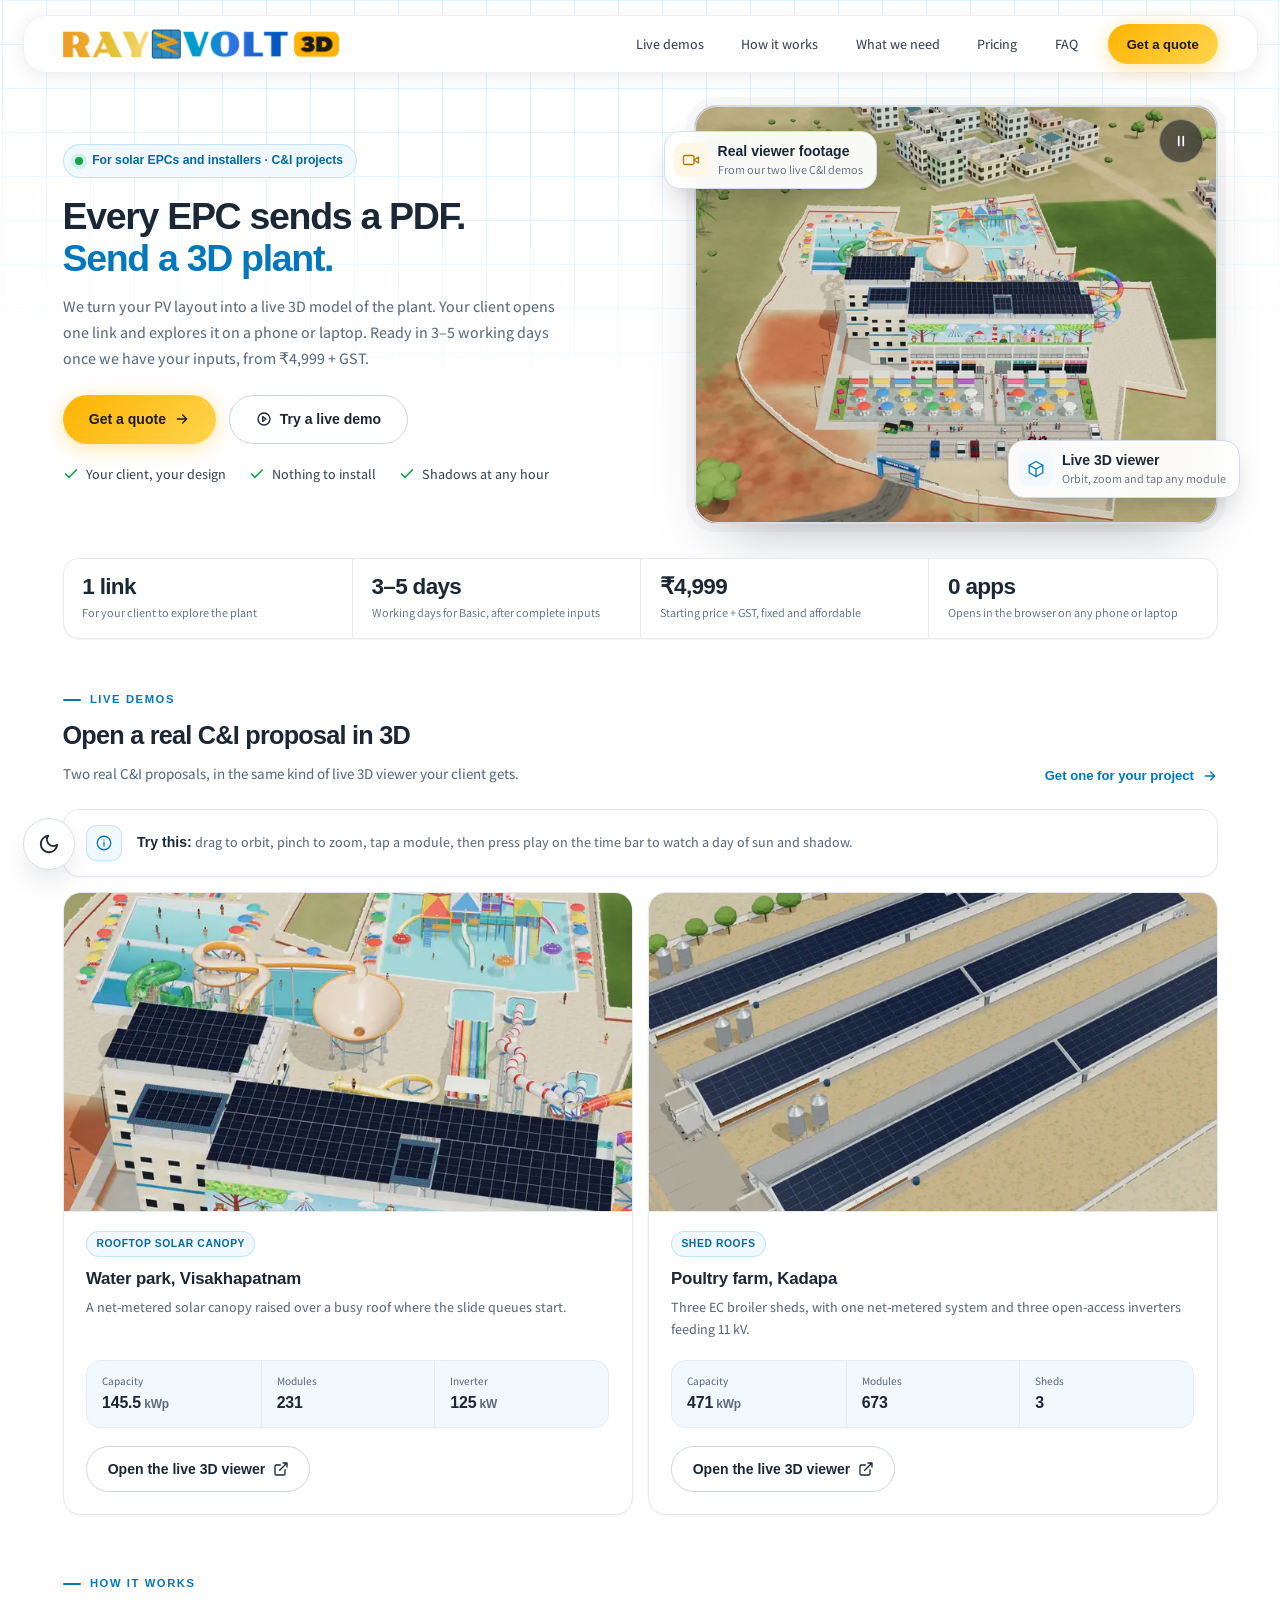
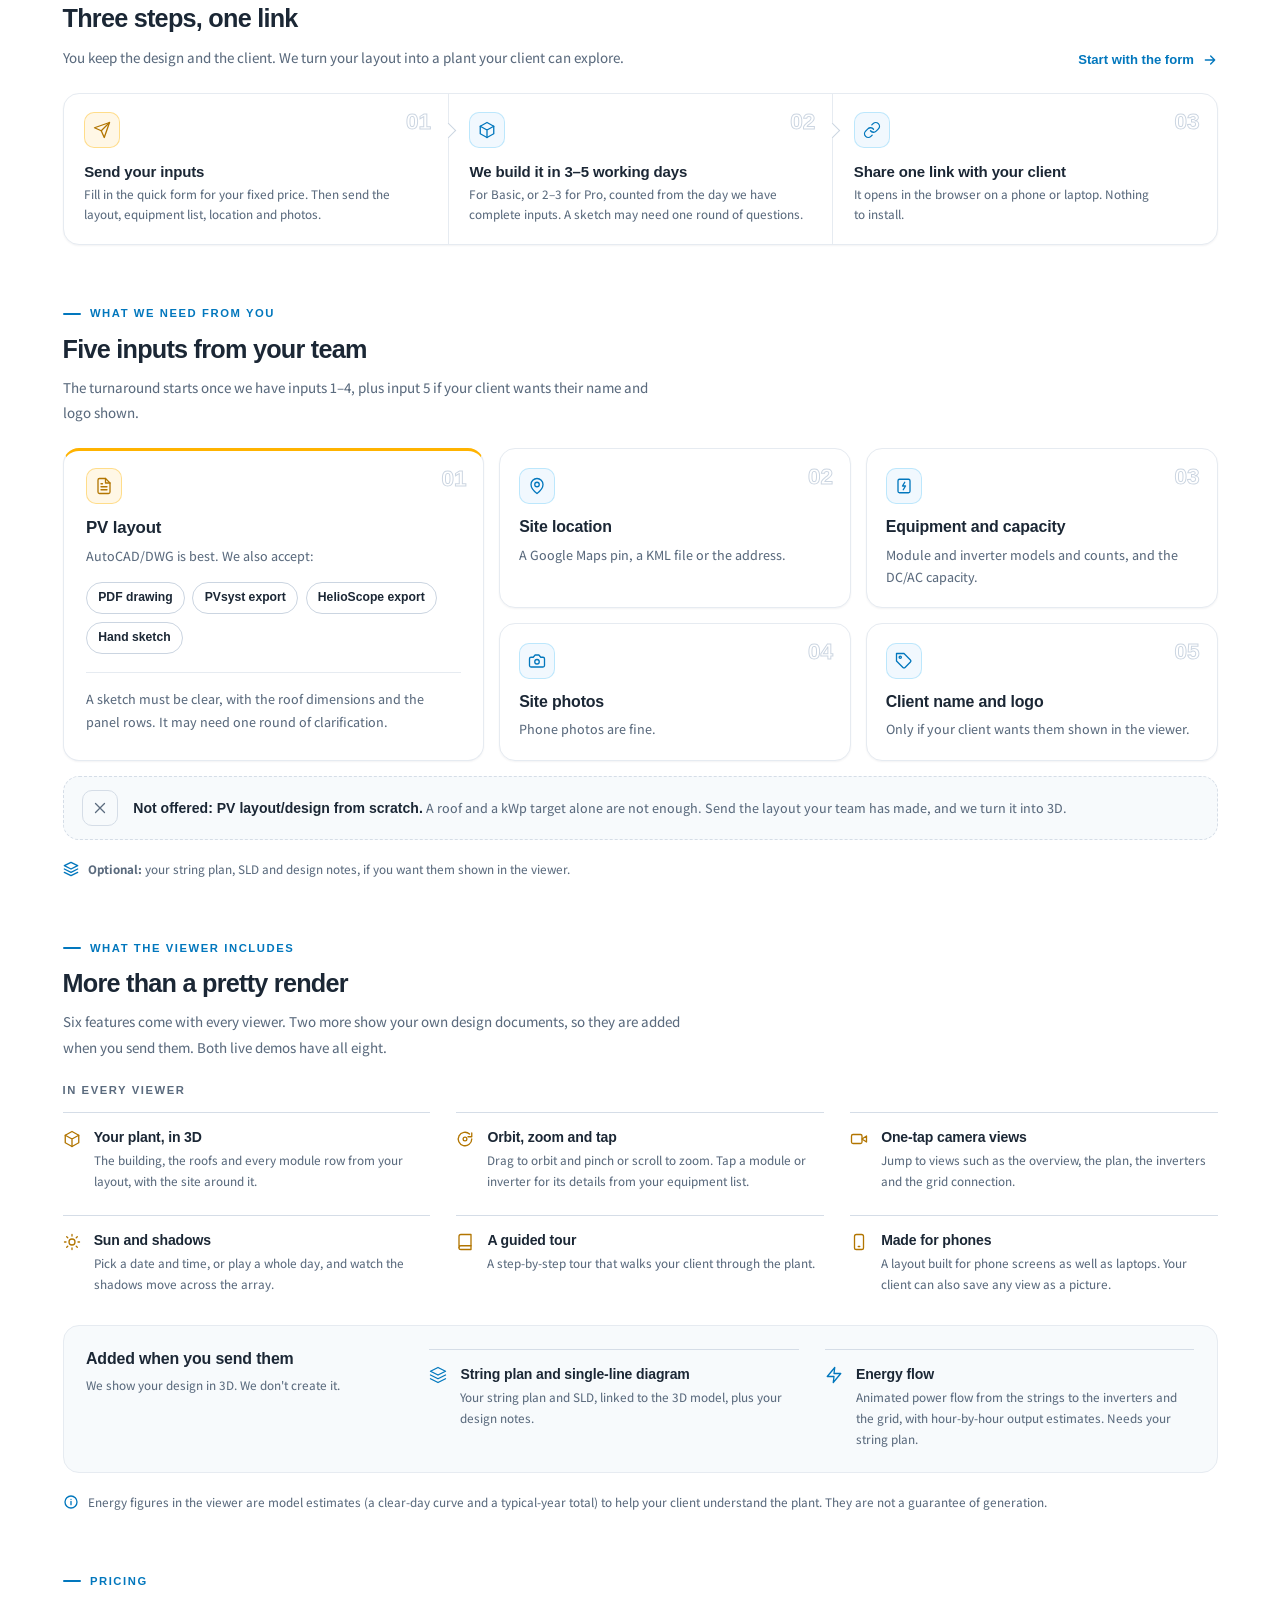
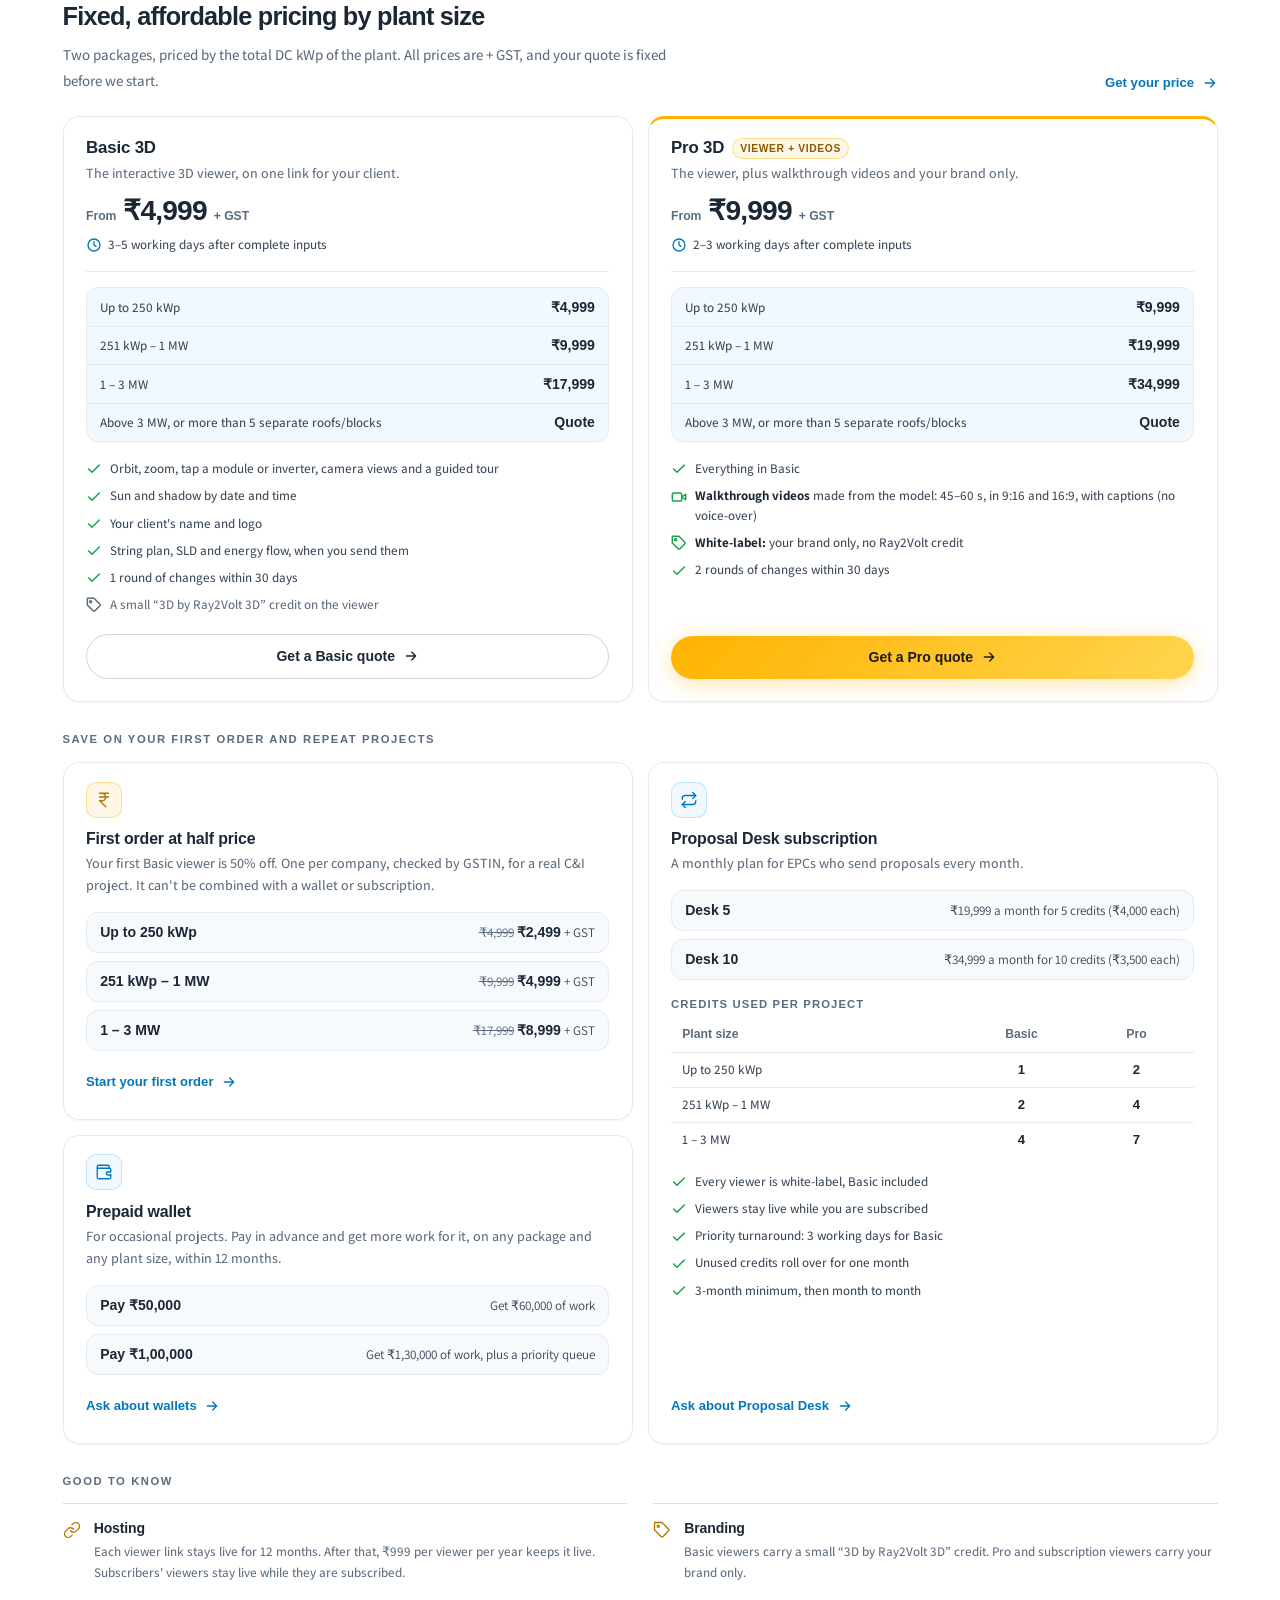
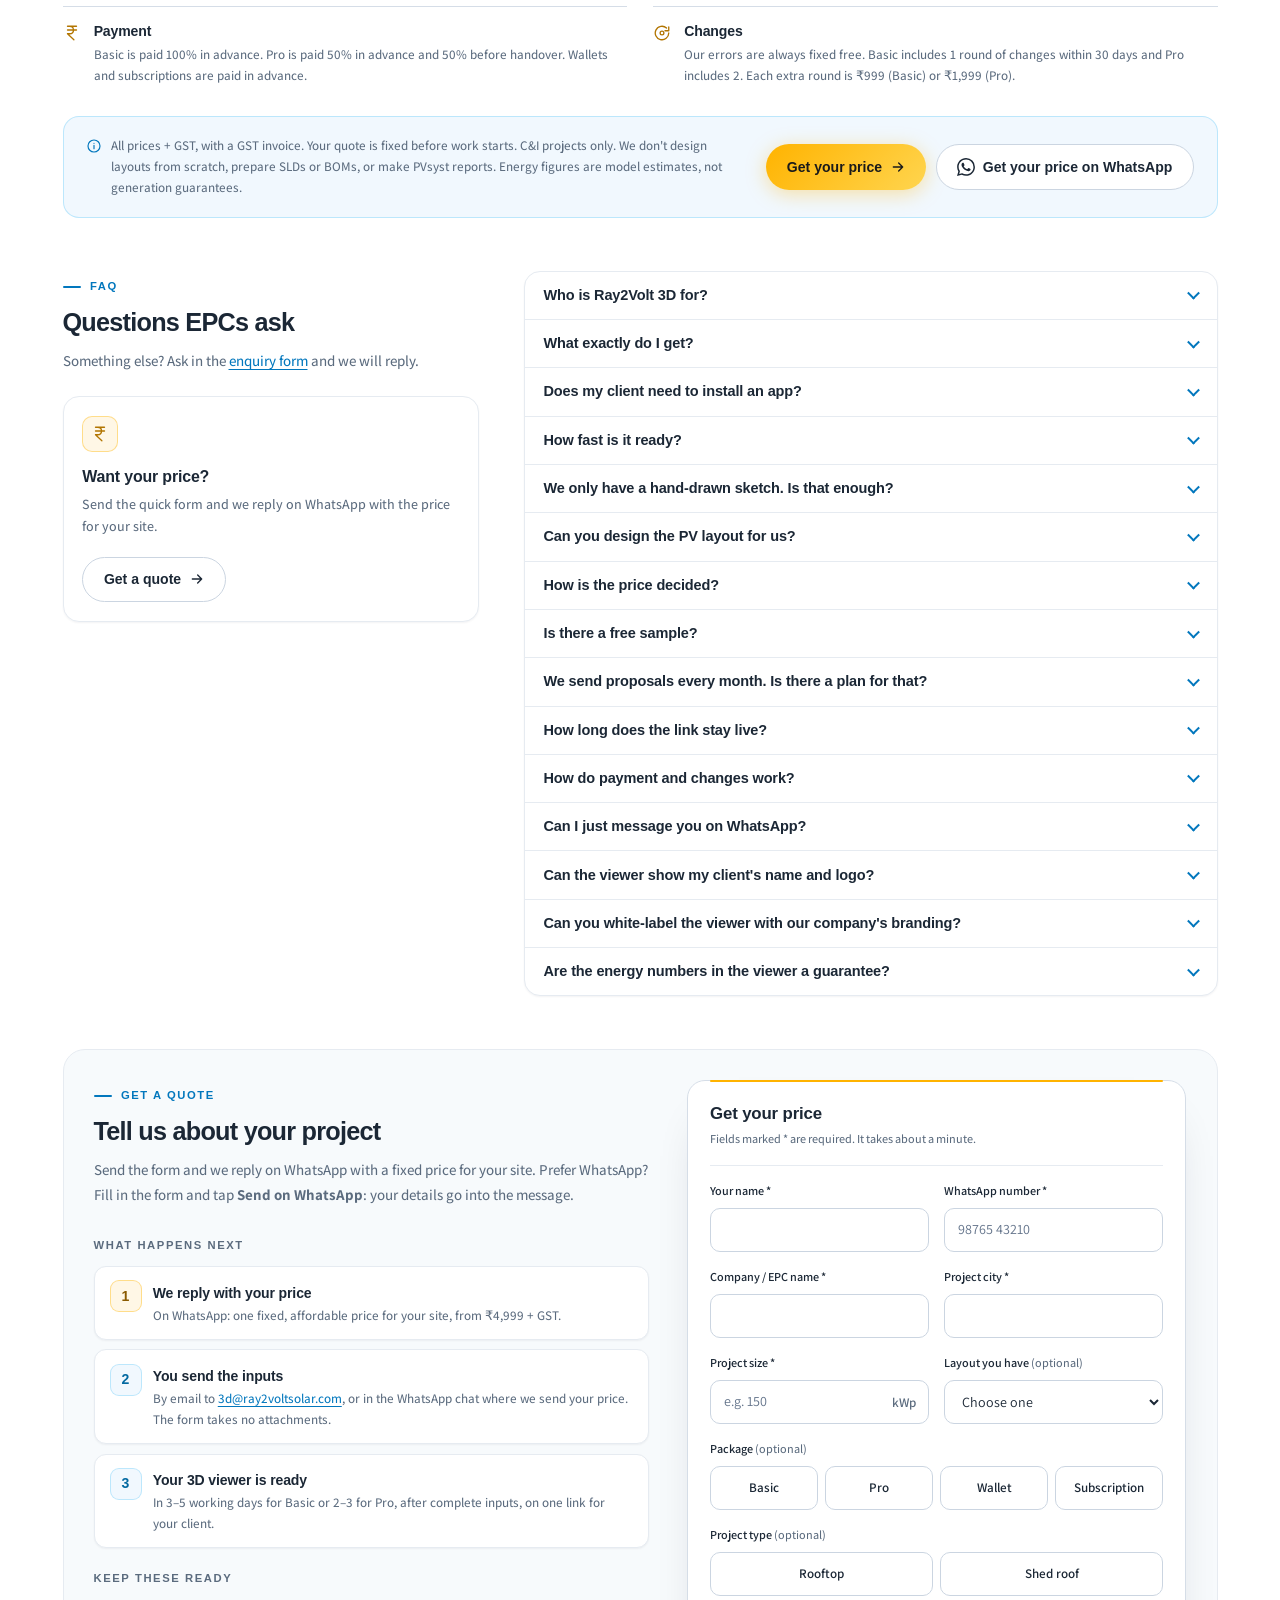
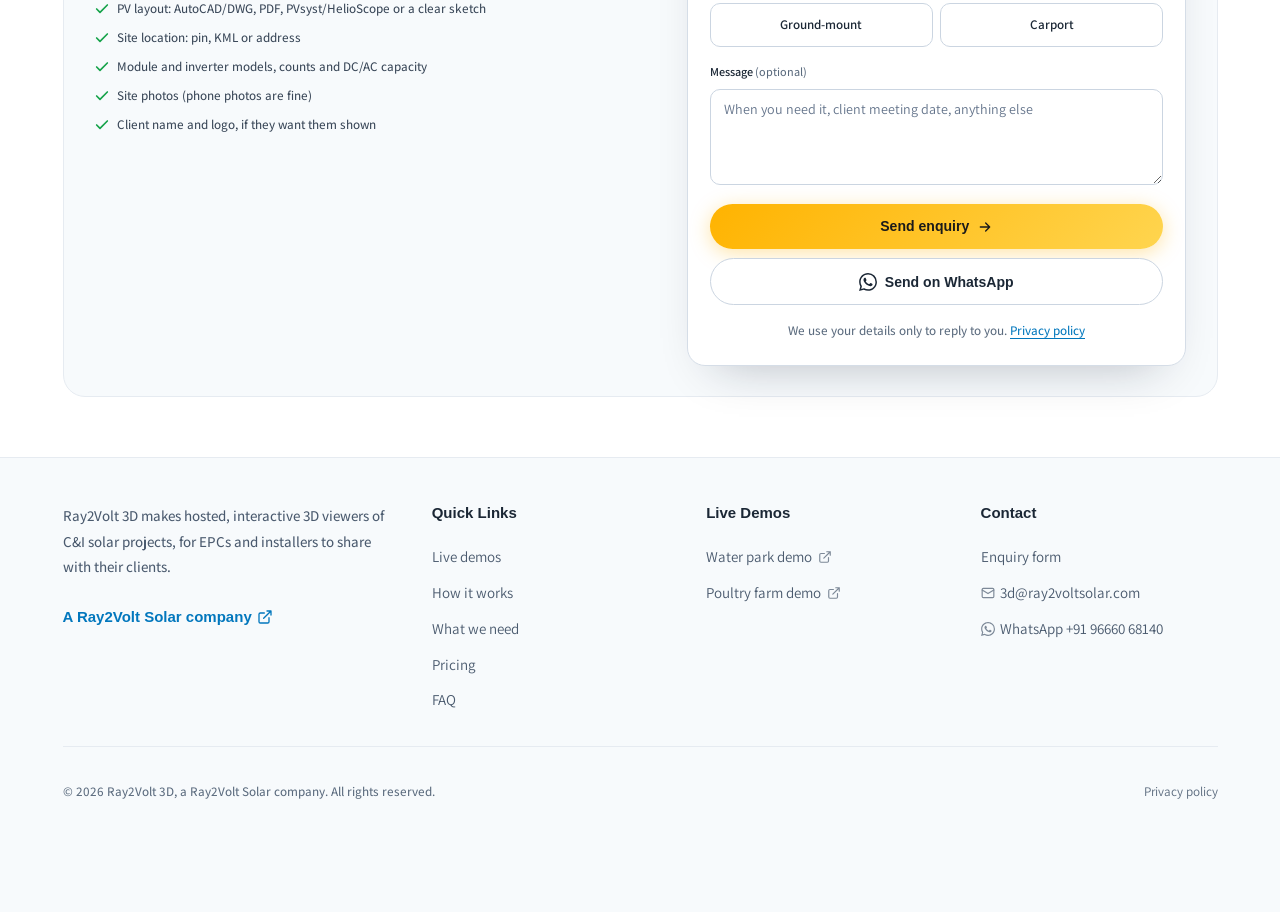
<file: index.html>
<!DOCTYPE html>
<html lang="en-IN">
<head>
<meta charset="utf-8">
<meta name="viewport" content="width=device-width, initial-scale=1, viewport-fit=cover">
<meta name="theme-color" content="#FFFFFF">
<!-- Theme before first paint, as on ray2voltsolar.com: the visitor's own choice (key r2v-theme), else light.
     The operating-system preference is not used. The "js" class (scroll reveal, the form) is taken off again if
     assets/site.js fails to load (onerror on its tag) or stops before it has finished setting up (no R2V_READY by
     the load event), so the page never stays hidden behind a broken script. -->
<script>(function(){var theme='light';try{var saved=localStorage.getItem('r2v-theme');if(saved==='light'||saved==='dark')theme=saved;}catch(e){}var root=document.documentElement;root.setAttribute('data-theme',theme);root.classList.add('js');if(theme==='dark'){var m=document.querySelector('meta[name="theme-color"]');if(m)m.setAttribute('content','#0A0F1D');}window.addEventListener('load',function(){if(!window.R2V_READY)root.classList.remove('js');});})();</script>
<title>Ray2Volt 3D | 3D plant viewers for C&amp;I solar EPCs</title>
<meta name="description" content="Every EPC sends a PDF. Send a 3D plant. Live 3D viewers of C&amp;I solar projects: Basic from ₹4,999 + GST in 3–5 working days, Pro with walkthrough videos.">
<link rel="canonical" href="https://3d.ray2voltsolar.com/">
<meta name="color-scheme" content="light dark">
<meta name="format-detection" content="telephone=no">

<link rel="icon" href="favicon.ico?v=2" sizes="16x16 32x32 48x48">
<link rel="icon" href="favicon.svg?v=2" type="image/svg+xml">
<link rel="icon" href="favicon-32.png?v=2" type="image/png" sizes="32x32">
<link rel="apple-touch-icon" href="apple-touch-icon.png?v=2">
<link rel="manifest" href="site.webmanifest">

<meta property="og:type" content="website">
<meta property="og:site_name" content="Ray2Volt 3D">
<meta property="og:locale" content="en_IN">
<meta property="og:title" content="Every EPC sends a PDF. Send a 3D plant.">
<meta property="og:description" content="A live 3D viewer of your C&amp;I solar project, ready to share with your client. Basic from ₹4,999 + GST · Pro with walkthrough videos · first viewer at half price.">
<meta property="og:url" content="https://3d.ray2voltsolar.com/">
<meta property="og:image" content="https://ray2voltsolar.github.io/ray2volt-3d/og-image.png?v=2">
<meta property="og:image:type" content="image/png">
<meta property="og:image:width" content="1200">
<meta property="og:image:height" content="630">
<meta property="og:image:alt" content="Ray2Volt 3D: Every EPC sends a PDF. Send a 3D plant. 3–5 working days, from ₹4,999.">
<meta name="twitter:card" content="summary_large_image">
<meta name="twitter:title" content="Every EPC sends a PDF. Send a 3D plant.">
<meta name="twitter:description" content="A live 3D viewer of your C&amp;I solar project, ready to share with your client. Basic from ₹4,999 + GST · Pro with walkthrough videos · first viewer at half price.">
<meta name="twitter:image" content="https://ray2voltsolar.github.io/ray2volt-3d/og-image.png?v=2">
<meta name="twitter:image:alt" content="Ray2Volt 3D: Every EPC sends a PDF. Send a 3D plant. 3–5 working days, from ₹4,999.">

<!-- Fonts: the same Google Fonts request as ray2voltsolar.com (Google Sans Flex headings, Assistant body), non-blocking -->
<link rel="preconnect" href="https://fonts.googleapis.com">
<link rel="preconnect" href="https://fonts.gstatic.com" crossorigin>
<link href="https://fonts.googleapis.com/css2?family=Google+Sans+Flex:wght@400..800&amp;family=Assistant:wght@400..800&amp;display=swap" rel="stylesheet" media="print" onload="this.media='all'">
<noscript><link href="https://fonts.googleapis.com/css2?family=Google+Sans+Flex:wght@400..800&amp;family=Assistant:wght@400..800&amp;display=swap" rel="stylesheet"></noscript>

<link rel="stylesheet" href="assets/site.css?v=3">

<script type="application/ld+json">
{
  "@context": "https://schema.org",
  "@graph": [
    {
      "@type": "Organization",
      "@id": "https://3d.ray2voltsolar.com/#organization",
      "name": "Ray2Volt 3D",
      "url": "https://3d.ray2voltsolar.com/",
      "logo": "https://ray2voltsolar.github.io/ray2volt-3d/icon-512.png?v=2",
      "image": "https://ray2voltsolar.github.io/ray2volt-3d/og-image.png?v=2",
      "email": "3d@ray2voltsolar.com",
      "telephone": "+91 96660 68140",
      "description": "Hosted, interactive 3D web viewers of C&I solar projects, made for solar EPCs and installers to share with their clients.",
      "parentOrganization": {
        "@type": "Organization",
        "name": "Ray2Volt Solar",
        "url": "https://ray2voltsolar.com/"
      },
      "contactPoint": {
        "@type": "ContactPoint",
        "contactType": "sales",
        "telephone": "+91 96660 68140",
        "email": "3d@ray2voltsolar.com",
        "areaServed": "IN",
        "availableLanguage": ["English"]
      }
    },
    {
      "@type": "WebSite",
      "@id": "https://3d.ray2voltsolar.com/#website",
      "url": "https://3d.ray2voltsolar.com/",
      "name": "Ray2Volt 3D",
      "inLanguage": "en-IN",
      "publisher": { "@id": "https://3d.ray2voltsolar.com/#organization" }
    },
    {
      "@type": "Service",
      "@id": "https://3d.ray2voltsolar.com/#service",
      "name": "Interactive 3D solar plant viewer",
      "serviceType": "3D visualisation of C&I solar projects",
      "description": "One hosted, interactive 3D web viewer per C&I solar project, built from the EPC's PV layout, equipment list, site location and photos. Basic 3D is ready in 3–5 working days after complete inputs; Pro 3D adds walkthrough videos and white-label in 2–3 working days.",
      "provider": { "@id": "https://3d.ray2voltsolar.com/#organization" },
      "audience": { "@type": "BusinessAudience", "audienceType": "Solar EPCs and installers" },
      "areaServed": { "@type": "Country", "name": "India" },
      "offers": [
        {
          "@type": "Offer",
          "name": "Basic 3D",
          "description": "Interactive 3D viewer of one C&I project. Fixed, affordable price by total DC kWp, plus GST: ₹4,999 up to 250 kWp, ₹9,999 for 251 kWp to 1 MW, ₹17,999 for 1 to 3 MW. Above 3 MW on quote.",
          "price": 4999,
          "priceCurrency": "INR",
          "priceSpecification": { "@type": "UnitPriceSpecification", "price": 4999, "priceCurrency": "INR", "valueAddedTaxIncluded": false },
          "url": "https://3d.ray2voltsolar.com/#pricing"
        },
        {
          "@type": "Offer",
          "name": "Pro 3D",
          "description": "The 3D viewer plus 45–60 s walkthrough videos (9:16 and 16:9, with captions), white-label. Fixed, affordable price by total DC kWp, plus GST: ₹9,999 up to 250 kWp, ₹19,999 for 251 kWp to 1 MW, ₹34,999 for 1 to 3 MW. Above 3 MW on quote.",
          "price": 9999,
          "priceCurrency": "INR",
          "priceSpecification": { "@type": "UnitPriceSpecification", "price": 9999, "priceCurrency": "INR", "valueAddedTaxIncluded": false },
          "url": "https://3d.ray2voltsolar.com/#pricing"
        }
      ]
    }
  ]
}
</script>
</head>

<body class="home">
<a class="skip-link" href="#main">Skip to content</a>

<!-- Icon set, referenced with <use href="#i-…"> (stroke icons from the ray2voltsolar.com homepage set, plus this
     page's own; the WhatsApp glyph is a filled shape drawn in the text colour) -->
<svg class="home-sprite" aria-hidden="true" focusable="false" width="0" height="0">
  <symbol id="i-arrow" viewBox="0 0 24 24"><path d="M5 12h14M13 6l6 6-6 6"/></symbol>
  <symbol id="i-check" viewBox="0 0 24 24"><path d="M20 6 9 17l-5-5"/></symbol>
  <symbol id="i-x" viewBox="0 0 24 24"><path d="M18 6 6 18M6 6l12 12"/></symbol>
  <symbol id="i-ext" viewBox="0 0 24 24"><path d="M15 3h6v6M10 14 21 3M18 13v6a2 2 0 0 1-2 2H5a2 2 0 0 1-2-2V8a2 2 0 0 1 2-2h6"/></symbol>
  <symbol id="i-pin" viewBox="0 0 24 24"><path d="M20 10c0 6-8 12-8 12s-8-6-8-12a8 8 0 0 1 16 0Z"/><circle cx="12" cy="10" r="3"/></symbol>
  <symbol id="i-file" viewBox="0 0 24 24"><path d="M14 2H6a2 2 0 0 0-2 2v16a2 2 0 0 0 2 2h12a2 2 0 0 0 2-2V8Z"/><path d="M14 2v6h6M16 13H8M16 17H8M10 9H8"/></symbol>
  <symbol id="i-inverter" viewBox="0 0 24 24"><rect x="4" y="3" width="16" height="18" rx="2"/><path d="m13 7-3 5h4l-3 5"/></symbol>
  <symbol id="i-camera" viewBox="0 0 24 24"><path d="M14.5 4h-5L7 7H4a2 2 0 0 0-2 2v9a2 2 0 0 0 2 2h16a2 2 0 0 0 2-2V9a2 2 0 0 0-2-2h-3l-2.5-3z"/><circle cx="12" cy="13" r="3"/></symbol>
  <symbol id="i-tag" viewBox="0 0 24 24"><path d="M20.59 13.41 13.42 20.58a2 2 0 0 1-2.83 0L2 12V2h10l8.59 8.59a2 2 0 0 1 0 2.82z"/><circle cx="7" cy="7" r="1.5"/></symbol>
  <symbol id="i-send" viewBox="0 0 24 24"><path d="m22 2-7 20-4-9-9-4z"/><path d="M22 2 11 13"/></symbol>
  <symbol id="i-cube" viewBox="0 0 24 24"><path d="M12 2 3 7v10l9 5 9-5V7z"/><path d="m3 7 9 5 9-5M12 12v10"/></symbol>
  <symbol id="i-link" viewBox="0 0 24 24"><path d="M10 13a5 5 0 0 0 7.54.54l3-3a5 5 0 0 0-7.07-7.07l-1.72 1.71"/><path d="M14 11a5 5 0 0 0-7.54-.54l-3 3a5 5 0 0 0 7.07 7.07l1.71-1.71"/></symbol>
  <symbol id="i-orbit" viewBox="0 0 24 24"><path d="M21 12a9 9 0 1 1-3-6.7"/><path d="M21 4v5h-5"/><circle cx="12" cy="12" r="2.5"/></symbol>
  <symbol id="i-video" viewBox="0 0 24 24"><rect x="2" y="6" width="14" height="12" rx="2"/><path d="m22 8-6 4 6 4V8z"/></symbol>
  <symbol id="i-sun" viewBox="0 0 24 24"><circle cx="12" cy="12" r="4"/><path d="M12 2v2M12 20v2M4.93 4.93l1.41 1.41M17.66 17.66l1.41 1.41M2 12h2M20 12h2M6.34 17.66l-1.41 1.41M19.07 4.93l-1.41 1.41"/></symbol>
  <symbol id="i-bolt" viewBox="0 0 24 24"><path d="M13 2 3 14h9l-1 8 10-12h-9l1-8z"/></symbol>
  <symbol id="i-layers" viewBox="0 0 24 24"><path d="m12 2 10 5-10 5L2 7z"/><path d="m2 17 10 5 10-5M2 12l10 5 10-5"/></symbol>
  <symbol id="i-book" viewBox="0 0 24 24"><path d="M4 19.5A2.5 2.5 0 0 1 6.5 17H20V2H6.5A2.5 2.5 0 0 0 4 4.5v15Z"/><path d="M4 19.5A2.5 2.5 0 0 0 6.5 22H20v-5"/></symbol>
  <symbol id="i-device" viewBox="0 0 24 24"><rect x="6" y="2" width="12" height="20" rx="2.5"/><path d="M11 18h2"/></symbol>
  <symbol id="i-info" viewBox="0 0 24 24"><circle cx="12" cy="12" r="9"/><path d="M12 11v5M12 8h.01"/></symbol>
  <symbol id="i-play" viewBox="0 0 24 24"><circle cx="12" cy="12" r="9"/><path d="m10 8.5 5 3.5-5 3.5z"/></symbol>
  <symbol id="i-mail" viewBox="0 0 24 24"><rect x="2" y="4" width="20" height="16" rx="2"/><path d="m22 7-10 6L2 7"/></symbol>
  <symbol id="i-calendar" viewBox="0 0 24 24"><rect x="3" y="4" width="18" height="18" rx="2"/><path d="M16 2v4M8 2v4M3 10h18"/><path d="m9 16 2 2 4-4"/></symbol>
  <symbol id="i-rupee" viewBox="0 0 24 24"><path d="M6 3h12M6 8h12M6 13l8.5 8M6 13h3c6.67 0 6.67-10 0-10"/></symbol>
  <symbol id="i-clock" viewBox="0 0 24 24"><circle cx="12" cy="12" r="9"/><path d="M12 7v5l3 2"/></symbol>
  <symbol id="i-wallet" viewBox="0 0 24 24"><path d="M19 7V5a2 2 0 0 0-2-2H5a2 2 0 0 0-2 2v14a2 2 0 0 0 2 2h14a2 2 0 0 0 2-2v-3"/><path d="M3 7h16a2 2 0 0 1 2 2v3h-4a2 2 0 0 0 0 4h4"/></symbol>
  <symbol id="i-repeat" viewBox="0 0 24 24"><path d="m17 2 4 4-4 4"/><path d="M3 11v-1a4 4 0 0 1 4-4h14"/><path d="m7 22-4-4 4-4"/><path d="M21 13v1a4 4 0 0 1-4 4H3"/></symbol>
  <symbol id="i-wa" viewBox="0 0 24 24"><path d="M17.472 14.382c-.297-.149-1.758-.867-2.03-.967-.273-.099-.471-.148-.67.15-.197.297-.767.966-.94 1.164-.173.199-.347.223-.644.075-.297-.15-1.255-.463-2.39-1.475-.883-.788-1.48-1.761-1.653-2.059-.173-.297-.018-.458.13-.606.134-.133.298-.347.446-.52.149-.174.198-.298.298-.497.099-.198.05-.371-.025-.52-.075-.149-.669-1.612-.916-2.207-.242-.579-.487-.5-.669-.51-.173-.008-.371-.01-.57-.01-.198 0-.52.074-.792.372-.272.297-1.04 1.016-1.04 2.479 0 1.462 1.065 2.875 1.213 3.074.149.198 2.096 3.2 5.077 4.487.709.306 1.262.489 1.694.625.712.227 1.36.195 1.871.118.571-.085 1.758-.719 2.006-1.413.248-.694.248-1.289.173-1.413-.074-.124-.272-.198-.57-.347m-5.421 7.403h-.004a9.87 9.87 0 01-5.031-1.378l-.361-.214-3.741.982.998-3.648-.235-.374a9.86 9.86 0 01-1.51-5.26c.001-5.45 4.436-9.884 9.888-9.884 2.64 0 5.122 1.03 6.988 2.898a9.825 9.825 0 012.893 6.994c-.003 5.45-4.437 9.884-9.885 9.884m8.413-18.297A11.815 11.815 0 0012.05 0C5.495 0 .16 5.335.157 11.892c0 2.096.547 4.142 1.588 5.945L.057 24l6.305-1.654a11.882 11.882 0 005.683 1.448h.005c6.554 0 11.89-5.335 11.893-11.893a11.821 11.821 0 00-3.48-8.413z"/></symbol>
</svg>

<!-- Header: the ray2voltsolar.com floating white bar -->
<header class="header">
  <nav class="nav container" aria-label="Main">
    <a class="logo" href="./" aria-label="Ray2Volt 3D home">
      <picture>
        <source srcset="assets/ray2volt-3d-logo-h64.webp 590w, assets/ray2volt-3d-logo-h128.webp 1180w" sizes="(max-width: 360px) 203px, (max-width: 480px) 231px, (max-width: 768px) 240px, 277px" type="image/webp">
        <img src="assets/ray2volt-3d-logo-h64.png" alt="Ray2Volt 3D" width="590" height="64">
      </picture>
    </a>
    <a class="nav-parent" href="https://ray2voltsolar.com/" target="_blank" rel="noopener">A Ray2Volt Solar company<svg class="home-icon home-icon--sm" aria-hidden="true"><use href="#i-ext"/></svg><span class="sr-only"> (opens in a new tab)</span></a>
    <!-- The menu button comes before the list, so Tab moves from the open button into the menu -->
    <button class="menu-toggle" type="button" aria-label="Open menu" aria-controls="nav-menu" aria-expanded="false">
      <span></span>
      <span></span>
      <span></span>
    </button>
    <ul class="nav-menu" id="nav-menu">
      <li><a class="nav-link" href="#demos">Live demos</a></li>
      <li><a class="nav-link" href="#how">How it works</a></li>
      <li><a class="nav-link" href="#inputs">What we need</a></li>
      <li><a class="nav-link" href="#pricing">Pricing</a></li>
      <li><a class="nav-link" href="#faq">FAQ</a></li>
      <li class="nav-menu__cta"><a class="btn btn-primary btn-sm" href="#enquire">Get a quote</a></li>
      <li class="nav-menu__parent"><a href="https://ray2voltsolar.com/" target="_blank" rel="noopener">A Ray2Volt Solar company<svg class="home-icon home-icon--sm" aria-hidden="true"><use href="#i-ext"/></svg><span class="sr-only"> (opens in a new tab)</span></a></li>
    </ul>
  </nav>
</header>

<main id="main">

  <!-- 1. Hero -->
  <section class="home-hero" aria-labelledby="hero-title">
    <div class="container">
      <div class="home-hero__grid">
        <div class="home-hero__copy">
          <p class="home-eyebrow"><span class="home-eyebrow__dot" aria-hidden="true"></span>For solar EPCs and installers · C&amp;I projects</p>
          <h1 id="hero-title">Every EPC sends a PDF. <span>Send a 3D plant.</span></h1>
          <p class="home-hero__lead">We turn your PV layout into a live 3D model of the plant. Your client opens one link and explores it on a phone or laptop. Ready in <span class="nw">3–5 working days</span> once we have your inputs, <span class="nw">from ₹4,999 + GST</span>.</p>
          <div class="home-hero__actions">
            <a class="btn btn-primary btn-lg" href="#enquire">Get a quote <svg class="home-icon home-icon--sm" aria-hidden="true"><use href="#i-arrow"/></svg></a>
            <a class="btn home-btn-ghost btn-lg" href="#demos"><svg class="home-icon home-icon--sm" aria-hidden="true"><use href="#i-play"/></svg>Try a live demo</a>
          </div>
          <ul class="home-hero__assurances">
            <li><svg class="home-icon" aria-hidden="true"><use href="#i-check"/></svg>Your client, your design</li>
            <li><svg class="home-icon" aria-hidden="true"><use href="#i-check"/></svg>Nothing to install</li>
            <li><svg class="home-icon" aria-hidden="true"><use href="#i-check"/></svg>Shadows at any hour</li>
          </ul>
        </div>

        <div class="home-hero__visual">
          <div class="home-hero__frame">
            <!-- Hero media: the poster image is the page's own picture (and the LCP candidate). The muted loop of real
                 viewer captures (assets/hero-loop.mp4, built by tools/build-site-media.mjs) has no src until
                 assets/site.js gives it one after the page has loaded, and only without prefers-reduced-motion,
                 Save-Data or a 2G/3G connection. It fades in over the poster once it is actually playing. -->
            <img class="home-hero__poster" src="assets/hero-poster.webp" width="720" height="576" fetchpriority="high" decoding="async"
                 alt="Footage from our live 3D viewers: a raised solar canopy on a water park roof in Visakhapatnam, then rooftop solar on three poultry-farm sheds in Kadapa">
            <video class="home-hero__video" width="720" height="576" muted loop playsinline preload="none" disablepictureinpicture disableremoteplayback
                   poster="assets/hero-poster.webp" data-src="assets/hero-loop.mp4" aria-hidden="true" tabindex="-1"></video>
            <a class="home-hero__frame-link" href="#demos" tabindex="-1" aria-hidden="true" title="Try the live demos"></a>
            <!-- Pause for the moving parts of the page (the loop, the float cards, the button shimmer); shown by
                 assets/site.js unless the visitor has asked for reduced motion, where nothing moves anyway -->
            <button class="hero-motion" type="button" aria-pressed="false" aria-label="Pause animation" title="Pause animation" hidden>
              <svg class="hero-motion__pause" viewBox="0 0 24 24" aria-hidden="true"><path d="M9 6v12M15 6v12"/></svg>
              <svg class="hero-motion__play" viewBox="0 0 24 24" aria-hidden="true"><path d="m8 5.5 11 6.5-11 6.5z"/></svg>
            </button>
          </div>
          <!-- Two float cards, as on ray2voltsolar.com. Phones show only the bottom one. -->
          <div class="home-float home-float--top">
            <span class="home-float__icon home-float__icon--gold"><svg class="home-icon" aria-hidden="true"><use href="#i-video"/></svg></span>
            <span><strong>Real viewer footage</strong> From our two live C&amp;I demos</span>
          </div>
          <div class="home-float home-float--bottom">
            <span class="home-float__icon"><svg class="home-icon" aria-hidden="true"><use href="#i-cube"/></svg></span>
            <span><strong>Live 3D viewer</strong> Orbit, zoom and tap any module</span>
          </div>
        </div>
      </div>

      <!-- The four offer facts a solar EPC weighs (owner feedback 13 Oct 2026): one link, turnaround, starting price, nothing to install. No demo statistics. -->
      <ul class="home-stats">
        <li class="home-stat">
          <strong class="home-stat__num">1 link</strong>
          <span>For your client to explore the plant</span>
        </li>
        <li class="home-stat">
          <strong class="home-stat__num">3–5 days</strong>
          <span>Working days for Basic, after complete inputs</span>
        </li>
        <li class="home-stat">
          <strong class="home-stat__num">₹4,999</strong>
          <span>Starting price + GST, fixed and affordable</span>
        </li>
        <li class="home-stat">
          <strong class="home-stat__num">0 apps</strong>
          <span>Opens in the browser on any phone or laptop</span>
        </li>
      </ul>
    </div>
  </section>

  <!-- 2. Live demos -->
  <section class="home-section" id="demos" aria-labelledby="demos-title">
    <div class="container">
      <div class="home-head reveal">
        <div>
          <p class="home-kicker">Live demos</p>
          <h2 id="demos-title">Open a real C&amp;I proposal in 3D</h2>
          <p>Two real C&amp;I proposals, in the same kind of live 3D viewer your client&nbsp;gets.</p>
        </div>
        <a class="home-head__link" href="#enquire">Get one for your project <svg class="home-icon home-icon--sm" aria-hidden="true"><use href="#i-arrow"/></svg></a>
      </div>
      <!-- The tips come before the cards, so they are read before a viewer opens in a new tab -->
      <div class="home-band home-band--tips reveal">
        <span class="home-tile"><svg class="home-icon" aria-hidden="true"><use href="#i-info"/></svg></span>
        <p><strong>Try this:</strong> drag to orbit, pinch to zoom, tap a module, then press play on the time bar to watch a day of sun and shadow.</p>
      </div>
      <div class="demo-grid">
        <article class="demo-card reveal">
          <a class="demo-card__media" href="https://ray2voltsolar.github.io/arena-water-park-solar-3d/" target="_blank" rel="noopener" tabindex="-1" aria-hidden="true">
            <img src="assets/demo-waterpark.webp" width="720" height="450" loading="lazy" decoding="async"
                 alt="3D model of a water park with slides, pools and a raised rooftop solar canopy">
          </a>
          <div class="demo-card__body">
            <span class="demo-card__tag">Rooftop solar canopy</span>
            <h3>Water park, Visakhapatnam</h3>
            <p>A net-metered solar canopy raised over a busy roof where the slide queues start.</p>
            <dl class="demo-card__facts">
              <div><dt>Capacity</dt><dd>145.5<small> kWp</small></dd></div>
              <div><dt>Modules</dt><dd>231</dd></div>
              <div><dt>Inverter</dt><dd>125<small> kW</small></dd></div>
            </dl>
            <a class="btn home-btn-ghost" href="https://ray2voltsolar.github.io/arena-water-park-solar-3d/" target="_blank" rel="noopener">
              Open the live 3D viewer<svg class="home-icon home-icon--sm" aria-hidden="true"><use href="#i-ext"/></svg><span class="sr-only"> for the water park in Visakhapatnam (opens in a new tab)</span>
            </a>
          </div>
        </article>
        <article class="demo-card reveal">
          <a class="demo-card__media" href="https://ray2voltsolar.github.io/ar-poultry-solar-3d/" target="_blank" rel="noopener" tabindex="-1" aria-hidden="true">
            <img src="assets/demo-poultry.webp" width="720" height="450" loading="lazy" decoding="async"
                 alt="3D model of three long poultry sheds with solar modules along their roofs and feed silos between them">
          </a>
          <div class="demo-card__body">
            <span class="demo-card__tag">Shed roofs</span>
            <h3>Poultry farm, Kadapa</h3>
            <p>Three EC broiler sheds, with one net-metered system and three open-access inverters feeding 11&nbsp;kV.</p>
            <dl class="demo-card__facts">
              <div><dt>Capacity</dt><dd>471<small> kWp</small></dd></div>
              <div><dt>Modules</dt><dd>673</dd></div>
              <div><dt>Sheds</dt><dd>3</dd></div>
            </dl>
            <a class="btn home-btn-ghost" href="https://ray2voltsolar.github.io/ar-poultry-solar-3d/" target="_blank" rel="noopener">
              Open the live 3D viewer<svg class="home-icon home-icon--sm" aria-hidden="true"><use href="#i-ext"/></svg><span class="sr-only"> for the poultry farm in Kadapa (opens in a new tab)</span>
            </a>
          </div>
        </article>
      </div>
    </div>
  </section>

  <!-- 3. How it works -->
  <section class="home-section" id="how" aria-labelledby="how-title">
    <div class="container">
      <div class="home-head reveal">
        <div>
          <p class="home-kicker">How it works</p>
          <h2 id="how-title">Three steps, one link</h2>
          <p>You keep the design and the client. We turn your layout into a plant your client can explore.</p>
        </div>
        <a class="home-head__link" href="#enquire">Start with the form <svg class="home-icon home-icon--sm" aria-hidden="true"><use href="#i-arrow"/></svg></a>
      </div>
      <ol class="home-process reveal">
        <li>
          <span class="home-process__step" aria-hidden="true">01</span>
          <span class="home-tile home-tile--gold"><svg class="home-icon" aria-hidden="true"><use href="#i-send"/></svg></span>
          <h3>Send your inputs</h3>
          <p>Fill in the quick form for your fixed price. Then send the layout, equipment list, location and photos.</p>
        </li>
        <li>
          <span class="home-process__step" aria-hidden="true">02</span>
          <span class="home-tile"><svg class="home-icon" aria-hidden="true"><use href="#i-cube"/></svg></span>
          <h3>We build it in <span class="nw">3–5 working days</span></h3>
          <p>For Basic, or <span class="nw">2–3</span> for Pro, counted from the day we have complete inputs. A sketch may need one round of questions.</p>
        </li>
        <li>
          <span class="home-process__step" aria-hidden="true">03</span>
          <span class="home-tile"><svg class="home-icon" aria-hidden="true"><use href="#i-link"/></svg></span>
          <h3>Share one link with your client</h3>
          <p>It opens in the browser on a phone or laptop. Nothing to install.</p>
        </li>
      </ol>
    </div>
  </section>

  <!-- 4. What we need from you -->
  <section class="home-section" id="inputs" aria-labelledby="inputs-title">
    <div class="container">
      <div class="home-head reveal">
        <div>
          <p class="home-kicker">What we need from you</p>
          <h2 id="inputs-title">Five inputs from your team</h2>
          <p>The turnaround starts once we have inputs <span class="nw">1–4</span>, plus input 5 if your client wants their name and logo shown.</p>
        </div>
      </div>
      <ul class="need-grid reveal">
        <li class="need-card need-card--main">
          <span class="need-card__num" aria-hidden="true">01</span>
          <span class="home-tile home-tile--gold"><svg class="home-icon" aria-hidden="true"><use href="#i-file"/></svg></span>
          <h3>PV layout</h3>
          <p>AutoCAD/DWG is best. We also accept:</p>
          <ul class="need-card__formats" aria-label="Other layout formats we accept">
            <li>PDF drawing</li><li>PVsyst export</li><li>HelioScope export</li><li>Hand sketch</li>
          </ul>
          <p class="need-card__aside">A sketch must be clear, with the roof dimensions and the panel rows. It may need one round of clarification.</p>
        </li>
        <li class="need-card">
          <span class="need-card__num" aria-hidden="true">02</span>
          <span class="home-tile"><svg class="home-icon" aria-hidden="true"><use href="#i-pin"/></svg></span>
          <h3>Site location</h3>
          <p>A Google Maps pin, a KML file or the address.</p>
        </li>
        <li class="need-card">
          <span class="need-card__num" aria-hidden="true">03</span>
          <span class="home-tile"><svg class="home-icon" aria-hidden="true"><use href="#i-inverter"/></svg></span>
          <h3>Equipment and capacity</h3>
          <p>Module and inverter models and counts, and the DC/AC capacity.</p>
        </li>
        <li class="need-card">
          <span class="need-card__num" aria-hidden="true">04</span>
          <span class="home-tile"><svg class="home-icon" aria-hidden="true"><use href="#i-camera"/></svg></span>
          <h3>Site photos</h3>
          <p>Phone photos are fine.</p>
        </li>
        <li class="need-card">
          <span class="need-card__num" aria-hidden="true">05</span>
          <span class="home-tile"><svg class="home-icon" aria-hidden="true"><use href="#i-tag"/></svg></span>
          <h3>Client name and logo</h3>
          <p>Only if your client wants them shown in the viewer.</p>
        </li>
      </ul>
      <div class="need-no reveal">
        <span class="home-tile"><svg class="home-icon" aria-hidden="true"><use href="#i-x"/></svg></span>
        <p><strong>Not offered: PV layout/design from scratch.</strong> A roof and a kWp target alone are not enough. Send the layout your team has made, and we turn it into 3D.</p>
      </div>
      <p class="need-note fine-print reveal"><svg class="home-icon home-icon--sm" aria-hidden="true"><use href="#i-layers"/></svg><span><strong>Optional:</strong> your string plan, SLD and design notes, if you want them shown in the viewer.</span></p>
    </div>
  </section>

  <!-- 5. What the viewer includes -->
  <section class="home-section" id="viewer" aria-labelledby="viewer-title">
    <div class="container">
      <div class="home-head reveal">
        <div>
          <p class="home-kicker">What the viewer includes</p>
          <h2 id="viewer-title">More than a pretty render</h2>
          <p>Six features come with every viewer. Two more show your own design documents, so they are added when you send them. Both live demos have all eight.</p>
        </div>
      </div>
      <h3 class="feature-group-title reveal" id="viewer-every">In every viewer</h3>
      <ul class="home-features reveal" aria-labelledby="viewer-every">
        <li class="home-feature">
          <svg class="home-icon" aria-hidden="true"><use href="#i-cube"/></svg>
          <div>
            <h4>Your plant, in 3D</h4>
            <p>The building, the roofs and every module row from your layout, with the site around it.</p>
          </div>
        </li>
        <li class="home-feature">
          <svg class="home-icon" aria-hidden="true"><use href="#i-orbit"/></svg>
          <div>
            <h4>Orbit, zoom and tap</h4>
            <p>Drag to orbit and pinch or scroll to zoom. Tap a module or inverter for its details from your equipment list.</p>
          </div>
        </li>
        <li class="home-feature">
          <svg class="home-icon" aria-hidden="true"><use href="#i-video"/></svg>
          <div>
            <h4>One-tap camera views</h4>
            <p>Jump to views such as the overview, the plan, the inverters and the grid connection.</p>
          </div>
        </li>
        <li class="home-feature">
          <svg class="home-icon" aria-hidden="true"><use href="#i-sun"/></svg>
          <div>
            <h4>Sun and shadows</h4>
            <p>Pick a date and time, or play a whole day, and watch the shadows move across the array.</p>
          </div>
        </li>
        <li class="home-feature">
          <svg class="home-icon" aria-hidden="true"><use href="#i-book"/></svg>
          <div>
            <h4>A guided tour</h4>
            <p>A step-by-step tour that walks your client through the plant.</p>
          </div>
        </li>
        <li class="home-feature">
          <svg class="home-icon" aria-hidden="true"><use href="#i-device"/></svg>
          <div>
            <h4>Made for phones</h4>
            <p>A layout built for phone screens as well as laptops. Your client can also save any view as a picture.</p>
          </div>
        </li>
      </ul>
      <div class="viewer-extras reveal">
        <div class="viewer-extras__head">
          <h3 id="viewer-extra">Added when you send them</h3>
          <p>We show your design in 3D. We don't create it.</p>
        </div>
        <ul class="home-features" aria-labelledby="viewer-extra">
          <li class="home-feature">
            <svg class="home-icon" aria-hidden="true"><use href="#i-layers"/></svg>
            <div>
              <h4>String plan and single-line diagram</h4>
              <p>Your string plan and SLD, linked to the 3D model, plus your design notes.</p>
            </div>
          </li>
          <li class="home-feature">
            <svg class="home-icon" aria-hidden="true"><use href="#i-bolt"/></svg>
            <div>
              <h4>Energy flow</h4>
              <p>Animated power flow from the strings to the inverters and the grid, with <span class="nw">hour-by-hour</span> output estimates. Needs your string plan.</p>
            </div>
          </li>
        </ul>
      </div>
      <p class="viewer-note fine-print reveal"><svg class="home-icon home-icon--sm" aria-hidden="true"><use href="#i-info"/></svg><span>Energy figures in the viewer are model estimates (a&nbsp;clear-day curve and a&nbsp;typical-year total) to help your client understand the plant. They are not a guarantee of generation.</span></p>
    </div>
  </section>

  <!-- 6. Pricing: the model the owner decided on 29 Oct 2026 (Marketing System 2026-10-29\02 Ray2Volt 3D\0 Pricing &
       Business Model). All prices + GST, by total DC kWp. Every button leads to the enquiry form; data-package
       preselects the package there. -->
  <section class="home-section" id="pricing" aria-labelledby="pricing-title">
    <div class="container">
      <div class="home-head reveal">
        <div>
          <p class="home-kicker">Pricing</p>
          <h2 id="pricing-title">Fixed, affordable pricing by plant&nbsp;size</h2>
          <p>Two packages, priced by the total DC kWp of the plant. All prices are + GST, and your quote is fixed before we&nbsp;start.</p>
        </div>
        <a class="home-head__link" href="#enquire">Get your price <svg class="home-icon home-icon--sm" aria-hidden="true"><use href="#i-arrow"/></svg></a>
      </div>

      <div class="plan-grid reveal">
        <article class="plan-card" aria-labelledby="plan-basic">
          <div class="plan-card__head">
            <h3 id="plan-basic">Basic 3D</h3>
            <p class="plan-card__lede">The interactive 3D viewer, on one link for your&nbsp;client.</p>
            <p class="plan-card__price"><span class="plan-card__from">From</span> ₹4,999 <span class="plan-card__gst">+ GST</span></p>
            <p class="plan-card__time"><svg class="home-icon home-icon--sm" aria-hidden="true"><use href="#i-clock"/></svg>3–5 working days after complete inputs</p>
          </div>
          <dl class="slab-list" aria-label="Basic 3D price by total DC kWp">
            <div><dt>Up to 250 kWp</dt><dd>₹4,999</dd></div>
            <div><dt>251 kWp – 1 MW</dt><dd>₹9,999</dd></div>
            <div><dt>1 – 3 MW</dt><dd>₹17,999</dd></div>
            <div><dt>Above 3 MW, or more than 5 separate roofs/blocks</dt><dd>Quote</dd></div>
          </dl>
          <ul class="plan-card__list">
            <li><svg class="home-icon" aria-hidden="true"><use href="#i-check"/></svg><span>Orbit, zoom, tap a module or inverter, camera views and a guided tour</span></li>
            <li><svg class="home-icon" aria-hidden="true"><use href="#i-check"/></svg><span>Sun and shadow by date and time</span></li>
            <li><svg class="home-icon" aria-hidden="true"><use href="#i-check"/></svg><span>Your client's name and logo</span></li>
            <li><svg class="home-icon" aria-hidden="true"><use href="#i-check"/></svg><span>String plan, SLD and energy flow, when you send them</span></li>
            <li><svg class="home-icon" aria-hidden="true"><use href="#i-check"/></svg><span>1 round of changes within 30 days</span></li>
            <li class="plan-card__muted"><svg class="home-icon" aria-hidden="true"><use href="#i-tag"/></svg><span>A small “3D by Ray2Volt 3D” credit on the viewer</span></li>
          </ul>
          <a class="btn home-btn-ghost plan-card__cta" href="#enquire" data-package="Basic 3D">Get a Basic quote <svg class="home-icon home-icon--sm" aria-hidden="true"><use href="#i-arrow"/></svg></a>
        </article>

        <article class="plan-card plan-card--pro" aria-labelledby="plan-pro">
          <div class="plan-card__head">
            <h3 id="plan-pro">Pro 3D <span class="plan-card__badge">Viewer + videos</span></h3>
            <p class="plan-card__lede">The viewer, plus walkthrough videos and your brand&nbsp;only.</p>
            <p class="plan-card__price"><span class="plan-card__from">From</span> ₹9,999 <span class="plan-card__gst">+ GST</span></p>
            <p class="plan-card__time"><svg class="home-icon home-icon--sm" aria-hidden="true"><use href="#i-clock"/></svg>2–3 working days after complete inputs</p>
          </div>
          <dl class="slab-list" aria-label="Pro 3D price by total DC kWp">
            <div><dt>Up to 250 kWp</dt><dd>₹9,999</dd></div>
            <div><dt>251 kWp – 1 MW</dt><dd>₹19,999</dd></div>
            <div><dt>1 – 3 MW</dt><dd>₹34,999</dd></div>
            <div><dt>Above 3 MW, or more than 5 separate roofs/blocks</dt><dd>Quote</dd></div>
          </dl>
          <ul class="plan-card__list">
            <li><svg class="home-icon" aria-hidden="true"><use href="#i-check"/></svg><span>Everything in Basic</span></li>
            <li><svg class="home-icon" aria-hidden="true"><use href="#i-video"/></svg><span><strong>Walkthrough videos</strong> made from the model: <span class="nw">45–60 s</span>, in 9:16 and 16:9, with captions (no voice-over)</span></li>
            <li><svg class="home-icon" aria-hidden="true"><use href="#i-tag"/></svg><span><strong>White-label:</strong> your brand only, no Ray2Volt credit</span></li>
            <li><svg class="home-icon" aria-hidden="true"><use href="#i-check"/></svg><span>2 rounds of changes within 30 days</span></li>
          </ul>
          <a class="btn btn-primary plan-card__cta" href="#enquire" data-package="Pro 3D">Get a Pro quote <svg class="home-icon home-icon--sm" aria-hidden="true"><use href="#i-arrow"/></svg></a>
        </article>
      </div>

      <h3 class="feature-group-title price-group-title reveal" id="pricing-save">Save on your first order and repeat projects</h3>
      <div class="bulk-grid reveal">
        <div class="bulk-stack">
          <article class="bulk-card" aria-labelledby="bulk-first">
            <span class="home-tile home-tile--gold"><svg class="home-icon" aria-hidden="true"><use href="#i-rupee"/></svg></span>
            <h3 id="bulk-first">First order at half price</h3>
            <p>Your first Basic viewer is 50% off. One per company, checked by GSTIN, for a real C&amp;I project. It can't be combined with a wallet or subscription.</p>
            <dl class="wallet-list">
              <div><dt>Up to 250 kWp</dt><dd><s>₹4,999</s> <strong>₹2,499</strong> + GST</dd></div>
              <div><dt>251 kWp – 1 MW</dt><dd><s>₹9,999</s> <strong>₹4,999</strong> + GST</dd></div>
              <div><dt>1 – 3 MW</dt><dd><s>₹17,999</s> <strong>₹8,999</strong> + GST</dd></div>
            </dl>
            <a class="home-head__link" href="#enquire" data-package="Basic 3D">Start your first order <svg class="home-icon home-icon--sm" aria-hidden="true"><use href="#i-arrow"/></svg></a>
          </article>

          <article class="bulk-card" aria-labelledby="bulk-wallet">
            <span class="home-tile"><svg class="home-icon" aria-hidden="true"><use href="#i-wallet"/></svg></span>
            <h3 id="bulk-wallet">Prepaid wallet</h3>
            <p>For occasional projects. Pay in advance and get more work for it, on any package and any plant size, within 12&nbsp;months.</p>
            <dl class="wallet-list">
              <div><dt>Pay ₹50,000</dt><dd>Get ₹60,000 of work</dd></div>
              <div><dt>Pay ₹1,00,000</dt><dd>Get ₹1,30,000 of work, plus a priority queue</dd></div>
            </dl>
            <a class="home-head__link" href="#enquire" data-package="Prepaid wallet">Ask about wallets <svg class="home-icon home-icon--sm" aria-hidden="true"><use href="#i-arrow"/></svg></a>
          </article>
        </div>

        <article class="bulk-card" aria-labelledby="bulk-desk">
          <span class="home-tile"><svg class="home-icon" aria-hidden="true"><use href="#i-repeat"/></svg></span>
          <h3 id="bulk-desk">Proposal Desk subscription</h3>
          <p>A monthly plan for EPCs who send proposals every month.</p>
          <dl class="wallet-list">
            <div><dt>Desk 5</dt><dd>₹19,999 a month for 5 credits (₹4,000 each)</dd></div>
            <div><dt>Desk 10</dt><dd>₹34,999 a month for 10 credits (₹3,500 each)</dd></div>
          </dl>
          <div class="credit-table-wrap">
            <table class="credit-table">
              <caption>Credits used per project</caption>
              <thead><tr><th scope="col">Plant size</th><th scope="col">Basic</th><th scope="col">Pro</th></tr></thead>
              <tbody>
                <tr><th scope="row">Up to 250 kWp</th><td>1</td><td>2</td></tr>
                <tr><th scope="row">251 kWp – 1 MW</th><td>2</td><td>4</td></tr>
                <tr><th scope="row">1 – 3 MW</th><td>4</td><td>7</td></tr>
              </tbody>
            </table>
          </div>
          <ul class="bulk-card__list">
            <li><svg class="home-icon" aria-hidden="true"><use href="#i-check"/></svg><span>Every viewer is white-label, Basic included</span></li>
            <li><svg class="home-icon" aria-hidden="true"><use href="#i-check"/></svg><span>Viewers stay live while you are subscribed</span></li>
            <li><svg class="home-icon" aria-hidden="true"><use href="#i-check"/></svg><span>Priority turnaround: 3 working days for Basic</span></li>
            <li><svg class="home-icon" aria-hidden="true"><use href="#i-check"/></svg><span>Unused credits roll over for one month</span></li>
            <li><svg class="home-icon" aria-hidden="true"><use href="#i-check"/></svg><span>3-month minimum, then month to month</span></li>
          </ul>
          <a class="home-head__link" href="#enquire" data-package="Proposal Desk subscription">Ask about Proposal Desk <svg class="home-icon home-icon--sm" aria-hidden="true"><use href="#i-arrow"/></svg></a>
        </article>
      </div>

      <h3 class="feature-group-title price-group-title reveal" id="pricing-terms">Good to know</h3>
      <ul class="home-features price-terms reveal" aria-labelledby="pricing-terms">
        <li class="home-feature">
          <svg class="home-icon" aria-hidden="true"><use href="#i-link"/></svg>
          <div>
            <h4>Hosting</h4>
            <p>Each viewer link stays live for 12 months. After that, ₹999 per viewer per year keeps it live. Subscribers' viewers stay live while they are subscribed.</p>
          </div>
        </li>
        <li class="home-feature">
          <svg class="home-icon" aria-hidden="true"><use href="#i-tag"/></svg>
          <div>
            <h4>Branding</h4>
            <p>Basic viewers carry a small “3D by Ray2Volt 3D” credit. Pro and subscription viewers carry your brand only.</p>
          </div>
        </li>
        <li class="home-feature">
          <svg class="home-icon" aria-hidden="true"><use href="#i-rupee"/></svg>
          <div>
            <h4>Payment</h4>
            <p>Basic is paid 100% in advance. Pro is paid 50% in advance and 50% before handover. Wallets and subscriptions are paid in advance.</p>
          </div>
        </li>
        <li class="home-feature">
          <svg class="home-icon" aria-hidden="true"><use href="#i-orbit"/></svg>
          <div>
            <h4>Changes</h4>
            <p>Our errors are always fixed free. Basic includes 1 round of changes within 30 days and Pro includes 2. Each extra round is ₹999 (Basic) or ₹1,999 (Pro).</p>
          </div>
        </li>
      </ul>

      <div class="price-cta reveal">
        <p class="price-firm"><svg class="home-icon" aria-hidden="true"><use href="#i-info"/></svg><span>All prices + GST, with a GST invoice. Your quote is fixed before work starts. C&amp;I projects only. We don't design layouts from scratch, prepare SLDs or BOMs, or make PVsyst reports. Energy figures are model estimates, not generation guarantees.</span></p>
        <div class="price-cta__actions">
          <a class="btn btn-primary" href="#enquire">Get your price <svg class="home-icon home-icon--sm" aria-hidden="true"><use href="#i-arrow"/></svg></a>
          <a class="btn home-btn-ghost" href="#enquire" data-wa-pref><svg class="home-icon home-icon--fill" aria-hidden="true"><use href="#i-wa"/></svg>Get your price on WhatsApp</a>
        </div>
      </div>
    </div>
  </section>

  <!-- 7. FAQ -->
  <section class="home-section" id="faq" aria-labelledby="faq-title">
    <div class="container faq-layout">
      <div class="home-head reveal">
        <div>
          <p class="home-kicker">FAQ</p>
          <h2 id="faq-title">Questions EPCs ask</h2>
          <p>Something else? Ask in the <a class="text-link" href="#enquire">enquiry form</a> and we will reply.</p>
          <div class="faq-aside">
            <span class="home-tile home-tile--gold"><svg class="home-icon" aria-hidden="true"><use href="#i-rupee"/></svg></span>
            <h3>Want your price?</h3>
            <p>Send the quick form and we reply on WhatsApp with the price for your site.</p>
            <a class="btn home-btn-ghost" href="#enquire">Get a quote <svg class="home-icon home-icon--sm" aria-hidden="true"><use href="#i-arrow"/></svg></a>
          </div>
        </div>
      </div>
      <div class="faq-list reveal">
        <details class="faq-item">
          <summary>Who is Ray2Volt 3D for?</summary>
          <div class="faq-answer"><p>Solar EPCs and installers who sell commercial and industrial (C&amp;I) projects. We work on C&amp;I projects only.</p></div>
        </details>
        <details class="faq-item">
          <summary>What exactly do I get?</summary>
          <div class="faq-answer"><p>With <strong>Basic 3D</strong>: one hosted, interactive 3D web viewer of your project, on a link you send to your client. <strong>Pro 3D</strong> adds 45–60 s walkthrough videos made from the model (9:16 and 16:9, with captions) and carries your brand only.</p><p>The string plan, single-line diagram and energy flow are added when your design documents include them. We don't do the electrical design.</p></div>
        </details>
        <details class="faq-item">
          <summary>Does my client need to install an app?</summary>
          <div class="faq-answer"><p>No. The viewer opens in a web browser on a phone or a computer. <a class="text-link" href="#demos">Try a live demo</a> on your own phone.</p></div>
        </details>
        <details class="faq-item">
          <summary>How fast is it ready?</summary>
          <div class="faq-answer"><p>Basic takes 3–5 working days and Pro 2–3, after we receive complete inputs. Proposal Desk subscribers get Basic in 3 working days. If something is missing or unclear, the clock starts once we have it.</p></div>
        </details>
        <details class="faq-item">
          <summary>We only have a hand-drawn sketch. Is that enough?</summary>
          <div class="faq-answer"><p>Yes, if it is clear and shows the roof dimensions and the panel rows. A sketch may need one round of clarification with you.</p></div>
        </details>
        <details class="faq-item">
          <summary>Can you design the PV layout for us?</summary>
          <div class="faq-answer"><p>No. We build the 3D viewer from your layout; we don't design layouts from scratch. A roof and a kWp target alone are not enough.</p></div>
        </details>
        <details class="faq-item">
          <summary>How is the price decided?</summary>
          <div class="faq-answer"><p>By the package and the total DC kWp of the plant. Basic starts at ₹4,999 and Pro at ₹9,999, + GST, up to 250 kWp; the <a class="text-link" href="#pricing">price list</a> shows every size. Plants above 3 MW, or with more than 5 separate roofs or blocks, are quoted. Your quote is fixed before work starts.</p></div>
        </details>
        <details class="faq-item">
          <summary>Is there a free sample?</summary>
          <div class="faq-answer"><p>No, but your first Basic viewer is half price: ₹2,499 + GST up to 250 kWp. It is one per company, checked by GSTIN, for a real C&amp;I project.</p></div>
        </details>
        <details class="faq-item">
          <summary>We send proposals every month. Is there a plan for that?</summary>
          <div class="faq-answer"><p>Yes, two. A <strong>prepaid wallet</strong>: pay ₹50,000 and get ₹60,000 of work, or pay ₹1,00,000 and get ₹1,30,000 plus a priority queue, valid 12 months. Or the <strong>Proposal Desk</strong> subscription: ₹19,999 a month for 5 credits or ₹34,999 for 10, with white-label viewers and Basic in 3 working days.</p></div>
        </details>
        <details class="faq-item">
          <summary>How long does the link stay live?</summary>
          <div class="faq-answer"><p>12 months from delivery. After that, ₹999 per viewer per year keeps it live. Proposal Desk subscribers' viewers stay live while they are subscribed.</p></div>
        </details>
        <details class="faq-item">
          <summary>How do payment and changes work?</summary>
          <div class="faq-answer"><p>Basic is paid 100% in advance. Pro is paid 50% in advance and 50% before handover.</p><p>Our errors are always fixed free. Basic includes 1 round of changes within 30 days and Pro includes 2. Each extra round is ₹999 (Basic) or ₹1,999 (Pro).</p></div>
        </details>
        <details class="faq-item">
          <summary>Can I just message you on WhatsApp?</summary>
          <div class="faq-answer"><p>Yes, through the same form. Fill in the short <a class="text-link" href="#enquire" data-wa-pref>enquiry form</a> and tap <strong>Send on WhatsApp</strong>: WhatsApp opens with your details already in the message, and we reply there with your price.</p></div>
        </details>
        <details class="faq-item">
          <summary>Can the viewer show my client's name and logo?</summary>
          <div class="faq-answer"><p>Yes, if your client wants them shown. Send the name and logo with your other inputs.</p></div>
        </details>
        <details class="faq-item">
          <summary>Can you white-label the viewer with our company's branding?</summary>
          <div class="faq-answer"><p>Yes. Pro 3D viewers and every Proposal Desk subscription viewer carry your brand only. Basic viewers carry a small “3D by Ray2Volt 3D” credit.</p></div>
        </details>
        <details class="faq-item">
          <summary>Are the energy numbers in the viewer a guarantee?</summary>
          <div class="faq-answer"><p>No. They are model estimates (a&nbsp;clear-day curve and a&nbsp;typical-year total) that help your client understand the plant. They are not a generation guarantee.</p></div>
        </details>
      </div>
    </div>
  </section>

  <!-- 8. Enquiry form (the page's single contact path: both send actions start here) -->
  <section class="home-section home-section--last" id="enquire" aria-labelledby="enquire-title">
    <div class="container">
      <!-- Desktop: intro and "what happens next" on the left, the form card on the right (the ray2voltsolar.com
           proposal panel). Phones: intro, then the form, then "what happens next", so the form comes first. -->
      <div class="home-proposal" id="proposal">
        <div class="home-proposal__intro">
          <p class="home-kicker">Get a quote</p>
          <h2 id="enquire-title">Tell us about your project</h2>
          <p class="home-proposal__lead">Send the form and we reply on WhatsApp with a fixed price for your site.<span class="only-key-mode"> Prefer WhatsApp? Fill in the form and tap <strong>Send on WhatsApp</strong>: your details go into the message.</span></p>
        </div>

        <div class="home-form-card" id="form-card">
          <!-- Shown instead of the form when JavaScript is off or assets/site.js could not run (the "js" class is missing) -->
          <div class="form-status form-status--note form-noscript"><strong>Please email us your enquiry</strong>Write to <a href="mailto:3d@ray2voltsolar.com?subject=3D%20viewer%20enquiry">3d@ray2voltsolar.com</a> with your name, company, WhatsApp number, project city, project size in kWp and the package you want (Basic or Pro). We reply on WhatsApp.</div>
          <!-- No action attribute on purpose: assets/site.js validates the form and sends it with fetch() to data-endpoint.
               Both buttons run the same checks. "Send on WhatsApp" also opens WhatsApp with every field in the message. -->
          <form class="form-stack" id="enquiry-form" method="post" accept-charset="UTF-8" novalidate data-endpoint="https://api.web3forms.com/submit">
            <div class="home-form-card__head">
              <h3 id="form-title">Get your price</h3>
              <p>Fields marked <span aria-hidden="true">*</span><span class="sr-only">with a star</span> are required. It takes <span class="nw">about a minute.</span></p>
              <!-- Shown by assets/site.js when the visitor came from a WhatsApp link or /#whatsapp -->
              <p class="form-hint-wa form-hint-wa--top" id="wa-lead" hidden><svg class="home-icon home-icon--fill" aria-hidden="true"><use href="#i-wa"/></svg><span>Fill in these details, then tap <strong>Send on WhatsApp</strong>: they go into the message.</span></p>
            </div>
            <!-- Web3Forms access key: the same key as the forms on ray2voltsolar.com (owner, 13 Oct 2026: this page also
                 lives on the main site at ray2voltsolar.com/ray2volt-3d.html), so 3D enquiries arrive in the main site's
                 inbox. "Send enquiry" (gold) emails the lead, and "Send on WhatsApp" emails it too before opening WhatsApp.
                 This is the only place the key appears in site/. -->
            <input type="hidden" name="access_key" value="b3d2b2c1-4237-4de1-8879-9048dfa1beb8">
            <input type="hidden" name="subject" value="New Ray2Volt 3D enquiry">
            <input type="hidden" name="from_name" value="Ray2Volt 3D website">
            <div class="hp" aria-hidden="true">
              <label for="f-botcheck">Leave this box empty</label>
              <input type="checkbox" name="botcheck" id="f-botcheck" tabindex="-1" autocomplete="off">
            </div>

            <div class="form-grid-2">
              <div class="form-group">
                <label for="f-name">Your name <span aria-hidden="true">*</span></label>
                <input class="form-control" id="f-name" name="name" type="text" autocomplete="name" required maxlength="80" aria-describedby="e-name">
                <p class="error-message" id="e-name" hidden></p>
              </div>
              <div class="form-group">
                <label for="f-phone">WhatsApp number <span aria-hidden="true">*</span></label>
                <input class="form-control" id="f-phone" name="whatsapp" type="tel" autocomplete="tel" inputmode="tel" required maxlength="20" placeholder="98765 43210" aria-describedby="e-phone">
                <p class="error-message" id="e-phone" hidden></p>
              </div>
            </div>
            <div class="form-grid-2">
              <div class="form-group">
                <label for="f-company">Company / EPC name <span aria-hidden="true">*</span></label>
                <input class="form-control" id="f-company" name="company" type="text" autocomplete="organization" required maxlength="120" aria-describedby="e-company">
                <p class="error-message" id="e-company" hidden></p>
              </div>
              <div class="form-group">
                <!-- The project site's city, not the visitor's address, so the browser does not fill it from their own -->
                <label for="f-city">Project city <span aria-hidden="true">*</span></label>
                <input class="form-control" id="f-city" name="project_city" type="text" autocomplete="off" required maxlength="80" aria-describedby="e-city">
                <p class="error-message" id="e-city" hidden></p>
              </div>
            </div>
            <div class="form-grid-2">
              <div class="form-group">
                <label for="f-kwp">Project size<span class="sr-only"> in kWp</span> <span aria-hidden="true">*</span></label>
                <div class="field-unit">
                  <input class="form-control" id="f-kwp" name="project_size_kwp" type="text" inputmode="decimal" autocomplete="off" required maxlength="10" placeholder="e.g. 150" aria-describedby="e-kwp">
                  <span class="field-unit__suffix" aria-hidden="true">kWp</span>
                </div>
                <p class="error-message" id="e-kwp" hidden></p>
              </div>
              <div class="form-group">
                <label for="f-layout">Layout you have <span class="opt">(optional)</span></label>
                <select class="form-control" id="f-layout" name="layout" aria-describedby="h-layout">
                  <option value="">Choose one</option>
                  <option>AutoCAD/DWG</option>
                  <option>PDF drawing</option>
                  <option>PVsyst or HelioScope export</option>
                  <option>Hand-drawn sketch with dimensions</option>
                  <option value="No layout yet">No layout yet</option>
                </select>
                <p class="fine-print" id="h-layout" hidden>We build the 3D plant from your team's layout and don't design layouts from scratch. You can still send the enquiry and the layout later.</p>
              </div>
            </div>
            <!-- Preselected by the pricing section's buttons (data-package, assets/site.js) -->
            <fieldset class="home-choice">
              <legend>Package <span class="opt">(optional)</span></legend>
              <div class="home-choice__options home-choice__options--4">
                <label><input type="radio" name="package" value="Basic 3D"><span>Basic</span></label>
                <label><input type="radio" name="package" value="Pro 3D"><span>Pro</span></label>
                <label><input type="radio" name="package" value="Prepaid wallet"><span>Wallet</span></label>
                <label><input type="radio" name="package" value="Proposal Desk subscription"><span>Subscription</span></label>
              </div>
            </fieldset>
            <fieldset class="home-choice">
              <legend>Project type <span class="opt">(optional)</span></legend>
              <div class="home-choice__options">
                <label><input type="radio" name="project_type" value="Rooftop (RCC roof)"><span>Rooftop</span></label>
                <label><input type="radio" name="project_type" value="Industrial shed roof"><span>Shed roof</span></label>
                <label><input type="radio" name="project_type" value="Ground-mounted"><span>Ground-mount</span></label>
                <label><input type="radio" name="project_type" value="Carport or canopy"><span>Carport</span></label>
              </div>
            </fieldset>
            <div class="form-group">
              <label for="f-message">Message <span class="opt">(optional)</span></label>
              <textarea class="form-control" id="f-message" name="message" maxlength="1500" rows="3" placeholder="When you need it, client meeting date, anything else"></textarea>
            </div>

            <div class="form-status" id="form-status" role="status" aria-live="polite"></div>
            <p class="form-hint-wa" id="wa-hint" hidden><svg class="home-icon home-icon--fill" aria-hidden="true"><use href="#i-wa"/></svg><span>Fill in the form, then tap <strong>Send on WhatsApp</strong>. WhatsApp opens with your details in the message, ready to send.</span></p>

            <div class="form-actions" id="form-actions">
              <button class="btn btn-primary btn-lg" type="submit" data-action="email">Send enquiry <svg class="home-icon home-icon--sm" aria-hidden="true"><use href="#i-arrow"/></svg></button>
              <button class="btn home-btn-ghost btn-lg btn-wa-ghost" type="submit" data-action="whatsapp"><svg class="home-icon home-icon--fill" aria-hidden="true"><use href="#i-wa"/></svg>Send on WhatsApp</button>
            </div>
            <p class="form-note">We use your details only to reply to you. <a class="text-link" href="https://ray2voltsolar.com/privacy-policy.html" target="_blank" rel="noopener">Privacy policy<span class="sr-only"> (opens in a new tab)</span></a></p>
          </form>

          <div class="form-success" id="form-success" tabindex="-1" hidden>
            <span class="form-success__icon"><svg class="home-icon" aria-hidden="true"><use href="#i-check"/></svg></span>
            <h3>Thank you. <span class="nw">We have your enquiry.</span></h3>
            <p>We'll reply on WhatsApp with your fixed price. Send your layout/photos to <a href="mailto:3d@ray2voltsolar.com?subject=Layout%20and%20photos%20for%20my%203D%20viewer%20enquiry">3d@ray2voltsolar.com</a> or on WhatsApp.</p>
            <div class="form-success__actions">
              <a class="btn btn-primary" href="mailto:3d@ray2voltsolar.com?subject=Layout%20and%20photos%20for%20my%203D%20viewer%20enquiry"><svg class="home-icon home-icon--sm" aria-hidden="true"><use href="#i-mail"/></svg>Send by email</a>
              <button class="btn home-btn-ghost" type="button" data-wa-followup><svg class="home-icon home-icon--fill" aria-hidden="true"><use href="#i-wa"/></svg>Send on WhatsApp</button>
            </div>
          </div>
        </div>

        <div class="home-proposal__more">
          <h3 class="proposal-label" id="next-title">What happens next</h3>
          <ol class="next-steps" aria-labelledby="next-title">
            <li>
              <span class="next-steps__num" aria-hidden="true">1</span>
              <div>
                <h4>We reply with your price</h4>
                <p>On WhatsApp: one fixed, affordable price for your site, from&nbsp;₹4,999&nbsp;+&nbsp;GST.</p>
              </div>
            </li>
            <li>
              <span class="next-steps__num" aria-hidden="true">2</span>
              <div>
                <h4>You send the inputs</h4>
                <p>By email to <a class="text-link" href="mailto:3d@ray2voltsolar.com">3d@ray2voltsolar.com</a>, or in the WhatsApp chat where we send your price. The form takes no attachments.</p>
              </div>
            </li>
            <li>
              <span class="next-steps__num" aria-hidden="true">3</span>
              <div>
                <h4>Your 3D viewer is ready</h4>
                <p>In <span class="nw">3–5 working days</span> for Basic or <span class="nw">2–3</span> for Pro, after complete inputs, on one link for your client.</p>
              </div>
            </li>
          </ol>
          <h3 class="proposal-label" id="ready-title">Keep these ready</h3>
          <ul class="ready-list" aria-labelledby="ready-title">
            <li><svg class="home-icon" aria-hidden="true"><use href="#i-check"/></svg>PV layout: AutoCAD/DWG, PDF, PVsyst/HelioScope or a clear sketch</li>
            <li><svg class="home-icon" aria-hidden="true"><use href="#i-check"/></svg>Site location: pin, KML or address</li>
            <li><svg class="home-icon" aria-hidden="true"><use href="#i-check"/></svg>Module and inverter models, counts and DC/AC capacity</li>
            <li><svg class="home-icon" aria-hidden="true"><use href="#i-check"/></svg>Site photos (phone photos are fine)</li>
            <li><svg class="home-icon" aria-hidden="true"><use href="#i-check"/></svg>Client name and logo, if they want them shown</li>
          </ul>
        </div>
      </div>
    </div>
  </section>
</main>

<!-- Footer -->
<footer class="footer">
  <div class="container">
    <div class="footer-grid">
      <div class="footer-brand">
        <p>Ray2Volt 3D makes hosted, interactive 3D viewers of C&amp;I solar projects, for EPCs and installers to share with their clients.</p>
        <a class="footer-parent" href="https://ray2voltsolar.com/" target="_blank" rel="noopener">A Ray2Volt Solar company<svg class="home-icon home-icon--sm" aria-hidden="true"><use href="#i-ext"/></svg><span class="sr-only"> (opens in a new tab)</span></a>
      </div>

      <div class="footer-col">
        <h2 class="footer-title">Quick Links</h2>
        <ul>
          <li><a href="#demos">Live demos</a></li>
          <li><a href="#how">How it works</a></li>
          <li><a href="#inputs">What we need</a></li>
          <li><a href="#pricing">Pricing</a></li>
          <li><a href="#faq">FAQ</a></li>
        </ul>
      </div>

      <div class="footer-col">
        <h2 class="footer-title">Live Demos</h2>
        <ul>
          <li><a href="https://ray2voltsolar.github.io/arena-water-park-solar-3d/" target="_blank" rel="noopener">Water park demo<svg class="home-icon home-icon--sm" aria-hidden="true"><use href="#i-ext"/></svg><span class="sr-only"> (Visakhapatnam, opens in a new tab)</span></a></li>
          <li><a href="https://ray2voltsolar.github.io/ar-poultry-solar-3d/" target="_blank" rel="noopener">Poultry farm demo<svg class="home-icon home-icon--sm" aria-hidden="true"><use href="#i-ext"/></svg><span class="sr-only"> (Kadapa, opens in a new tab)</span></a></li>
        </ul>
      </div>

      <div class="footer-col">
        <h2 class="footer-title">Contact</h2>
        <ul>
          <li><a href="#enquire">Enquiry form</a></li>
          <li><a href="mailto:3d@ray2voltsolar.com"><svg class="home-icon home-icon--sm" aria-hidden="true"><use href="#i-mail"/></svg>3d@ray2voltsolar.com</a></li>
          <li><a href="#enquire" data-wa-pref><svg class="home-icon home-icon--sm home-icon--fill" aria-hidden="true"><use href="#i-wa"/></svg>WhatsApp +91 96660 68140</a></li>
        </ul>
      </div>
    </div>

    <div class="footer-bottom">
      <p><span>&copy; 2026 Ray2Volt 3D, a Ray2Volt Solar company.</span> <span>All rights reserved.</span></p>
      <a href="https://ray2voltsolar.com/privacy-policy.html" target="_blank" rel="noopener">Privacy policy<span class="sr-only"> (opens in a new tab)</span></a>
    </div>
  </div>
</footer>

<!-- Scroll to top (as on ray2voltsolar.com); the round theme toggle is added by assets/site.js -->
<button class="scroll-to-top" type="button" aria-label="Scroll to top">
  <svg viewBox="0 0 24 24" fill="none" stroke="currentColor" stroke-width="2.5" stroke-linecap="round" stroke-linejoin="round" aria-hidden="true"><polyline points="18 15 12 9 6 15"></polyline></svg>
</button>

<script src="assets/site.js?v=3" defer onerror="document.documentElement.classList.remove('js')"></script>
</body>
</html>
</file>
<file: assets/site.css>
/* ==========================================================================
   Ray2Volt 3D landing page (index.html).
   Built from the live ray2voltsolar.com stylesheets so the two sites read as
   siblings: styles.css (base, header, buttons, reveal, floating buttons),
   theme.css (the --h-* theme tokens, light and dark) and home.css (hero,
   floating cards, stats, process strip, proposal form, segmented control).
   Rules are copied with their values and trimmed to what this page uses;
   blocks marked "3D" are this page's own components, written on the same
   tokens. Theme: <html data-theme="light|dark">, set before paint by the
   inline head script and switched by the round toggle (assets/site.js).
   ========================================================================== */

/* --------------------------------------------------------------------------
   1. Brand tokens (styles.css :root, trimmed)
   -------------------------------------------------------------------------- */
:root {
    --primary: #03A9F4;
    --primary-dark: #0288D1;
    --cyan: #00BCD4;
    --secondary-gold: #FFB300;
    --secondary-dark: #F9A825;
    --gray-900: #212121;

    --radius: 0.5rem;
    --radius-md: 0.75rem;
    --radius-xl: 1.5rem;
    --radius-full: 9999px;

    --transition: 200ms ease;

    --container-max: 1200px;
    --container-padding: 1.5rem;

    --font-heading: 'Google Sans', 'Google Sans Flex', sans-serif;
    --font-body: 'Assistant', sans-serif;
}

/* --------------------------------------------------------------------------
   2. Theme tokens (theme.css section 1, values verbatim). The live site
      declares dark on body and overrides it with [data-theme="light"]; here
      light applies whenever the theme is not "dark", so the page is light
      even without JavaScript. With JavaScript it behaves exactly the same.
   -------------------------------------------------------------------------- */
body {
    --h-bg: #0A0F1D;
    --h-ink: #FFFFFF;
    --h-body: rgba(255, 255, 255, 0.9);
    --h-muted: rgba(226, 232, 240, 0.72);
    --h-surface: rgba(15, 23, 42, 0.58);
    --h-surface-strong: rgba(9, 14, 28, 0.88);
    --h-surface-hover: rgba(18, 28, 50, 0.8);
    --h-panel: rgba(11, 18, 34, 0.72);
    --h-subtle: rgba(255, 255, 255, 0.025);
    --h-line: rgba(148, 163, 184, 0.14);
    --h-line-strong: rgba(148, 163, 184, 0.24);
    --h-gold: #FFB300;
    --h-gold-ink: #FCD34D;
    --h-on-gold: #1A1A1A;
    --h-highlight: #FFB300;
    --h-kicker: #FFB300;
    --h-link: #FCD34D;
    --h-link-hover: #FFFFFF;
    --h-text-link: #7DD3FC;
    --h-sky: #7DD3FC;
    --h-tile-bg: rgba(56, 189, 248, 0.1);
    --h-tile-line: rgba(56, 189, 248, 0.24);
    --h-gold-tile-bg: rgba(255, 179, 0, 0.12);
    --h-gold-tile-ink: #FCD34D;
    --h-gold-tile-line: rgba(255, 179, 0, 0.3);
    --h-green: #34D399;
    --h-success-bg: rgba(52, 211, 153, 0.1);
    --h-success-line: rgba(52, 211, 153, 0.3);
    --h-error: #FCA5A5;
    --h-error-bg: rgba(248, 113, 113, 0.1);
    --h-error-line: rgba(248, 113, 113, 0.35);
    --h-note-bg: rgba(255, 179, 0, 0.07);
    --h-eyebrow-bg: rgba(255, 179, 0, 0.07);
    --h-eyebrow-line: rgba(255, 179, 0, 0.28);
    --h-eyebrow-ink: #FCD34D;
    --h-hover-line: rgba(255, 179, 0, 0.4);
    --h-tool-hover-line: rgba(56, 189, 248, 0.4);
    --h-ghost-bg: rgba(255, 255, 255, 0.04);
    --h-ghost-bg-hover: rgba(255, 255, 255, 0.09);
    --h-ghost-line: rgba(255, 255, 255, 0.2);
    --h-ghost-ink: #FFFFFF;
    --h-field-bg: rgba(15, 23, 42, 0.9);
    --h-field-line: rgba(148, 163, 184, 0.22);
    --h-field-line-hover: rgba(148, 163, 184, 0.4);
    --h-placeholder: rgba(226, 232, 240, 0.55);
    --h-focus: #FFB300;
    --h-focus-ring: rgba(255, 179, 0, 0.18);
    --h-tile-ink: #7DD3FC;
    --h-float-bg: rgba(10, 15, 29, 0.8);
    --h-cta-bg: #0D1629;
    --h-cta-line: rgba(255, 179, 0, 0.24);
    --h-step-stroke: rgba(148, 163, 184, 0.35);
    --h-chevron-bg: #0E1628;
    --h-chevron-line: rgba(148, 163, 184, 0.45);
    --h-footer-bg: #070B16;
    --h-footer-ink: rgba(226, 232, 240, 0.66);
    --h-card-shadow: none;
    --h-hover-shadow: 0 24px 48px -24px rgba(0, 0, 0, 0.8);
    --h-float-shadow: 0 18px 40px -16px rgba(0, 0, 0, 0.75);
    --h-form-shadow: 0 30px 60px -30px rgba(0, 0, 0, 0.85);
    --h-frame-shadow: 0 40px 80px -32px rgba(0, 0, 0, 0.8), 0 0 0 10px rgba(255, 255, 255, 0.025);
    --h-grid: rgba(56, 189, 248, 0.16);
    --h-radius: 16px;
}

:root:not([data-theme="dark"]) body {
    --h-bg: #FFFFFF;
    --h-ink: #1B2735;
    --h-body: #384657;
    --h-muted: #5B6B7E;
    --h-surface: #FFFFFF;
    --h-surface-strong: #FFFFFF;
    --h-surface-hover: #FFFFFF;
    --h-panel: #F7FAFC;
    --h-subtle: #FFFFFF;
    --h-line: #E6EBF1;
    --h-line-strong: #D5DDE7;
    --h-gold-ink: #8A5A00;
    --h-highlight: #0277BD;
    --h-kicker: #0277BD;
    --h-link: #0277BD;
    --h-link-hover: #01579B;
    --h-text-link: #0277BD;
    --h-sky: #0277BD;
    --h-tile-bg: #F1F8FE;
    --h-tile-line: rgba(3, 169, 244, 0.22);
    --h-gold-tile-bg: #FFF7E6;
    --h-gold-tile-ink: #B27500;
    --h-gold-tile-line: rgba(255, 179, 0, 0.4);
    --h-green: #16A34A;
    --h-success-bg: #F0FDF4;
    --h-success-line: #BBF7D0;
    --h-error: #DC2626;
    --h-error-bg: #FEF2F2;
    --h-error-line: #FECACA;
    --h-note-bg: #FFFBEB;
    --h-eyebrow-bg: #F1F8FE;
    --h-eyebrow-line: rgba(3, 169, 244, 0.22);
    --h-eyebrow-ink: #0369A1;
    --h-hover-line: rgba(3, 169, 244, 0.35);
    --h-tool-hover-line: rgba(3, 169, 244, 0.35);
    --h-ghost-bg: #FFFFFF;
    --h-ghost-bg-hover: #F7FAFC;
    --h-ghost-line: #CBD5E1;
    --h-ghost-ink: #1B2735;
    --h-field-bg: #FFFFFF;
    --h-field-line: #CBD5E1;
    --h-field-line-hover: #94A3B8;
    --h-placeholder: #64748B;
    --h-focus: #0277BD;
    --h-focus-ring: rgba(3, 169, 244, 0.2);
    --h-tile-ink: #0369A1;
    --h-float-bg: rgba(255, 255, 255, 0.94);
    --h-cta-bg: #F1F8FE;
    --h-cta-line: rgba(3, 169, 244, 0.22);
    --h-step-stroke: #CBD5E1;
    --h-chevron-bg: #FFFFFF;
    --h-chevron-line: #CBD5E1;
    --h-footer-bg: #F7FAFC;
    --h-footer-ink: #4A5A6E;
    --h-card-shadow: 0 1px 2px rgba(15, 23, 42, 0.05);
    --h-hover-shadow: 0 18px 36px -18px rgba(15, 23, 42, 0.22);
    --h-float-shadow: 0 14px 32px -12px rgba(15, 23, 42, 0.28);
    --h-form-shadow: 0 24px 48px -28px rgba(15, 23, 42, 0.3);
    --h-frame-shadow: 0 30px 60px -30px rgba(15, 23, 42, 0.35), 0 0 0 8px rgba(15, 23, 42, 0.03);
    --h-grid: rgba(3, 169, 244, 0.13);
}

:root[data-theme="dark"] {
    color-scheme: dark;
}

:root:not([data-theme="dark"]) {
    color-scheme: light;
}

/* --------------------------------------------------------------------------
   3. Reset and base (styles.css section 2 + theme.css section 2)
   -------------------------------------------------------------------------- */
*,
*::before,
*::after {
    box-sizing: border-box;
    margin: 0;
    padding: 0;
}

html {
    font-size: 16px;
    scroll-behavior: smooth;
    -webkit-font-smoothing: antialiased;
    -moz-osx-font-smoothing: grayscale;
    -webkit-text-size-adjust: 100%;
    text-size-adjust: 100%;
}

body {
    font-family: var(--font-body);
    font-size: 1rem;
    line-height: 1.6;
    background-color: var(--h-bg);
    color: var(--h-body);
}

html,
body {
    overflow-x: clip;
}

/* Round 3 (owner, 29 Oct 2026: "everything is so huge, anything barely fits the page"): from 961 px the whole
   page runs on a 15 px rem, so type, spacing and cards shrink together. Phones keep 16 px for reading. */
@media (min-width: 961px) {
    html {
        font-size: 15px;
    }
}

/* Flat blueprint grid behind the top of the page (styles.css) */
body::after {
    content: '';
    position: absolute;
    top: 0;
    left: 0;
    right: 0;
    height: max(100vh, 640px);
    background-image:
        linear-gradient(var(--h-grid) 1px, transparent 1px),
        linear-gradient(90deg, var(--h-grid) 1px, transparent 1px);
    background-size: 32px 32px;
    background-position: center top;
    pointer-events: none;
    z-index: 0;
    -webkit-mask-image: radial-gradient(ellipse 120% 60% at 50% 0%, #000 30%, transparent 80%);
    mask-image: radial-gradient(ellipse 120% 60% at 50% 0%, #000 30%, transparent 80%);
}

@media (min-width: 768px) {
    body::after {
        background-size: 44px 44px;
    }
}

body > * {
    position: relative;
    z-index: 1;
}

img,
video {
    max-width: 100%;
    height: auto;
    display: block;
}

a {
    color: inherit;
    text-decoration: none;
    transition: color var(--transition);
}

button {
    font-family: inherit;
    cursor: pointer;
    border: none;
    background: none;
    color: inherit;
}

ul,
ol {
    list-style: none;
}

[hidden] {
    display: none !important;
}

.sr-only {
    position: absolute;
    width: 1px;
    height: 1px;
    padding: 0;
    margin: -1px;
    overflow: hidden;
    clip: rect(0, 0, 0, 0);
    white-space: nowrap;
    border: 0;
}

.skip-link {
    position: fixed;
    top: 0.75rem;
    left: 0.75rem;
    z-index: 2000;
    padding: 0.75rem 1.25rem;
    border-radius: 999px;
    background: var(--h-gold);
    color: var(--h-on-gold);
    font-family: var(--font-heading);
    font-weight: 600;
    transform: translateY(-200%);
}

.skip-link:focus {
    transform: none;
}

/* In-page links move focus to the section they open (assets/site.js); no ring on the section itself */
section[tabindex="-1"]:focus,
main:focus {
    outline: none;
}

.nw {
    white-space: nowrap;
}

/* Everything the browser scrolls into view by itself (Tab and Shift+Tab, links without JavaScript, find in page,
   the status box and the success card) stops below the fixed header and above the floating buttons (round 2,
   F1/Q3; follow-up R2F-1, quality2-3). assets/site.js scrolls its own in-page links with the same top offset.
   Phones: see the max-width 768px block. */
html {
    scroll-padding-top: 86px;
    scroll-padding-bottom: 88px;
}

/* A form field scrolled into view (Tab, a failed send) keeps its label in view above it */
#enquiry-form .form-control,
.home-choice input {
    scroll-margin-top: 32px;
}

/* Short paragraphs end without a single orphaned word where the browser supports it (round 2, P8) */
.home-head p,
.home-feature p,
.demo-card p,
.need-card p,
.home-process p,
.next-steps p,
.form-success p,
.home-proposal__lead,
.home-hero__lead,
.ready-list li,
.faq-item summary,
.faq-answer p {
    text-wrap: pretty;
}

/* Two-line stat labels split into even lines (follow-up PAR2-3) */
.home-stat span {
    text-wrap: balance;
}

/* The copyright breaks between its two sentences, never inside the company name (follow-up PAR2-3) */
.footer-bottom p span {
    display: inline-block;
}

/* --------------------------------------------------------------------------
   4. Typography (styles.css section 3 + theme.css section 2)
   -------------------------------------------------------------------------- */
h1,
h2,
h3,
h4 {
    font-family: var(--font-heading);
    font-weight: 700;
    line-height: 1.3;
    color: var(--h-ink);
    margin-bottom: 0.75em;
    text-wrap: balance;
}

h1 {
    font-size: clamp(1.75rem, 1.2rem + 1.6vw, 2.5rem);
    letter-spacing: -0.035em;
    line-height: 1.12;
}

h2 {
    font-size: clamp(1.375rem, 1rem + 0.8vw, 1.75rem);
    letter-spacing: -0.03em;
    line-height: 1.18;
}

/* Card and step titles: the main site's heading tracking (round 2, P11). Plain element selectors, so class
   rules such as .proposal-label keep their own letter-spacing. */
h3,
h4 {
    letter-spacing: -0.01em;
}

p {
    font-size: 1rem;
    font-weight: 500;
    line-height: 1.7;
    margin-bottom: 1.25rem;
    color: var(--h-body);
}

p:last-child {
    margin-bottom: 0;
}

strong,
b {
    font-weight: 700;
}

.text-link {
    color: var(--h-text-link);
    text-decoration: underline;
    text-underline-offset: 3px;
}

.text-link:hover {
    color: var(--h-link-hover);
}

.fine-print {
    font-size: 0.875rem;
    line-height: 1.6;
    color: var(--h-muted);
}

/* --------------------------------------------------------------------------
   5. Layout: container and sections (styles.css + home.css section 4)
   -------------------------------------------------------------------------- */
.container {
    width: 100%;
    max-width: var(--container-max);
    margin: 0 auto;
    padding: 0 max(var(--container-padding), env(safe-area-inset-right)) 0 max(var(--container-padding), env(safe-area-inset-left));
}

.home h2 {
    font-size: clamp(1.375rem, 1rem + 0.8vw, 1.75rem);
    font-weight: 700;
    letter-spacing: -0.03em;
    line-height: 1.15;
    margin-bottom: 0.75rem;
}

.home-section {
    padding: 3.5rem 0;
}

.home-hero + .home-section,
.home-section + .home-section {
    padding-top: 0;
}

.home-section--last {
    padding-bottom: 4rem;
}

/* --------------------------------------------------------------------------
   6. Header and navigation (styles.css section 5): a white floating pill in
      both themes, as on the main site
   -------------------------------------------------------------------------- */
.header {
    position: fixed;
    top: max(1rem, env(safe-area-inset-top));
    left: max(1.5rem, env(safe-area-inset-left));
    right: max(1.5rem, env(safe-area-inset-right));
    z-index: 1000;
    background: rgba(255, 255, 255, 0.92);
    -webkit-backdrop-filter: blur(20px);
    backdrop-filter: blur(20px);
    border: 1px solid rgba(229, 231, 235, 0.6);
    border-radius: var(--radius-xl);
    box-shadow: 0 4px 20px rgba(0, 0, 0, 0.08);
    color-scheme: light;
}

.nav {
    display: flex;
    align-items: center;
    justify-content: space-between;
    gap: 1rem;
    height: 56px;
    padding: 0 1.5rem;
}

.logo {
    display: flex;
    align-items: center;
    flex: none;
    border-radius: 8px;
}

.logo img {
    height: 30px;
    width: auto;
}

/* 3D: the parent-company line beside the lockup (wide screens only) */
.nav-parent {
    display: none;
    align-items: center;
    gap: 0.375rem;
    margin-right: auto;
    padding: 0.25rem 0 0.25rem 1rem;
    border-left: 1px solid #E2E8F0;
    font-family: var(--font-heading);
    font-size: 0.8125rem;
    font-weight: 600;
    line-height: 1.3;
    color: #5B6B7E;
    white-space: nowrap;
}

.nav-parent:hover {
    color: #0369A1;
}

.nav-menu {
    display: flex;
    align-items: center;
    gap: 0.5rem;
}

.nav-link {
    display: inline-flex;
    align-items: center;
    min-height: 40px;
    font-weight: 500;
    font-size: 0.9375rem;
    color: #374151;
    position: relative;
    padding: 0.5rem 1rem;
    border-radius: var(--radius);
    transition: all var(--transition);
}

.nav-link:hover,
.nav-link.active {
    color: #0369A1;
    background: rgba(3, 169, 244, 0.08);
}

.nav-menu__cta {
    margin-left: 0.5rem;
}

.nav-menu__parent,
.nav-menu__theme {
    display: none;
}

.menu-toggle {
    display: none;
    flex-direction: column;
    gap: 5px;
    padding: 0.625rem;
    border-radius: var(--radius);
    cursor: pointer;
    transition: background var(--transition);
}

.menu-toggle span {
    display: block;
    width: 20px;
    height: 2px;
    background: #374151;
    border-radius: 2px;
    transition: all var(--transition);
}

.menu-toggle:hover,
.menu-toggle:active {
    background: rgba(3, 169, 244, 0.08);
}

.menu-toggle.active span {
    background: var(--primary);
}

.menu-toggle.active span:nth-child(1) {
    transform: rotate(45deg) translate(5px, 5px);
}

.menu-toggle.active span:nth-child(2) {
    opacity: 0;
}

.menu-toggle.active span:nth-child(3) {
    transform: rotate(-45deg) translate(5px, -5px);
}

.logo:focus-visible,
.nav-link:focus-visible,
.nav-parent:focus-visible,
.menu-toggle:focus-visible {
    outline: 2px solid #0277BD;
    outline-offset: 2px;
}

/* Tighter links between small laptops and the full menu (styles.css, 769-1180). With them the full menu needs
   about 915px (measured round 2), so it stays up to 961px, tablets in landscape included (round 2, P3). */
@media (max-width: 1240px) and (min-width: 961px) {
    .nav-menu {
        gap: 0.125rem;
    }

    .nav-link {
        padding: 0.5rem 0.6rem;
        font-size: 0.875rem;
    }
}

@media (min-width: 1360px) {
    .nav-parent {
        display: inline-flex;
    }
}

/* Menu panel: the main site's phone menu (styles.css, max-width 768px). The
   3D lockup is wider than the parent logo, so it takes over from 960 px. */
@media (max-width: 960px) {
    /* A 44px tap target; the three bars stay the same size (follow-up R2F-7) */
    .menu-toggle {
        display: flex;
        align-items: center;
        justify-content: center;
        min-width: 44px;
        min-height: 44px;
    }

    /* Without assets/site.js the button could not open anything */
    html:not(.js) .menu-toggle {
        display: none;
    }

    .nav-menu {
        position: fixed;
        top: calc(1rem + 58px + 0.5rem);
        right: 1.5rem;
        left: auto;
        width: min(400px, calc(100vw - 3rem));
        max-height: calc(100vh - 1rem - 58px - 1.5rem);
        overflow-y: auto;
        background: #FFFFFF;
        flex-direction: column;
        align-items: stretch;
        padding: 1.5rem 1rem;
        gap: 0.5rem;
        border: 1px solid rgba(229, 231, 235, 0.8);
        border-radius: 1.5rem;
        box-shadow: 0 20px 40px rgba(0, 0, 0, 0.2), 0 0 0 1px rgba(0, 0, 0, 0.05);
        transform: translateY(-8px);
        transform-origin: top;
        opacity: 0;
        visibility: hidden;
        transition: opacity 0.25s ease, transform 0.25s ease, visibility 0.25s ease;
    }

    .nav-menu.active {
        transform: translateY(0);
        opacity: 1;
        visibility: visible;
    }

    .nav-menu li {
        width: 100%;
    }

    .nav-link {
        display: flex;
        justify-content: space-between;
        align-items: center;
        width: 100%;
        padding: 1rem 1.25rem;
        border-radius: 1rem;
        font-size: 1.125rem;
        color: #1F2937;
        font-weight: 600;
        transition: all 0.3s ease;
    }

    .nav-link::after {
        content: '\2192';
        opacity: 0;
        transform: translateX(-10px);
        transition: all 0.3s ease;
        font-size: 1.25rem;
        color: var(--primary);
    }

    .nav-link:hover,
    .nav-link.active {
        color: var(--primary);
        background: rgba(3, 169, 244, 0.08);
        padding-left: 1.5rem;
    }

    .nav-link:hover::after,
    .nav-link.active::after {
        opacity: 1;
        transform: translateX(0);
    }

    .nav-menu__cta {
        margin: 0.75rem 0 0;
    }

    .nav-menu__cta .btn {
        width: 100%;
        min-height: 52px;
        font-size: 1rem;
    }

    /* The theme switch, also here because the floating one steps aside over text (added by assets/site.js) */
    .nav-menu__theme {
        display: block;
        margin-top: 0.5rem;
        text-align: center;
    }

    .nav-theme {
        display: inline-flex;
        align-items: center;
        gap: 0.5rem;
        min-height: 44px;
        padding: 0 1rem;
        border: 1px solid #E2E8F0;
        border-radius: var(--radius-full);
        background: #FFFFFF;
        font-family: var(--font-heading);
        font-size: 0.875rem;
        font-weight: 600;
        color: #374151;
        cursor: pointer;
        transition: background var(--transition), border-color var(--transition);
    }

    .nav-theme:hover {
        background: rgba(3, 169, 244, 0.08);
        border-color: rgba(3, 169, 244, 0.35);
    }

    .nav-theme:focus-visible {
        outline: 2px solid #0277BD;
        outline-offset: 2px;
    }

    .nav-menu .nav-theme svg {
        width: 18px;
        height: 18px;
    }

    .nav-menu__parent {
        display: block;
        margin-top: 0.75rem;
        padding: 1rem 0.25rem 0;
        border-top: 1px solid #E6EBF1;
        text-align: center;
    }

    .nav-menu__parent a {
        display: inline-flex;
        align-items: center;
        gap: 0.375rem;
        min-height: 44px;
        padding: 0 0.5rem;
        font-family: var(--font-heading);
        font-size: 0.875rem;
        font-weight: 600;
        color: #5B6B7E;
    }
}

/* Short screens (phones with their browser bars, small laptops): a tighter menu panel, so the links, the button,
   the theme switch and the parent link fit without scrolling the panel down to 640px tall */
@media (max-width: 960px) and (max-height: 760px) {
    .nav-menu {
        padding-top: 1rem;
        padding-bottom: 1rem;
    }

    .nav-link {
        padding-top: 0.75rem;
        padding-bottom: 0.75rem;
    }

    .nav-menu__parent {
        margin-top: 0.5rem;
        padding-top: 0.75rem;
    }
}

@media (max-width: 768px) {
    .header {
        top: max(0.5rem, env(safe-area-inset-top));
        left: max(0.75rem, env(safe-area-inset-left));
        right: max(0.75rem, env(safe-area-inset-right));
    }

    .nav {
        height: 52px;
        padding: 0 0.5rem 0 1rem;
    }

    .logo img {
        height: 26px;
    }

    .nav-menu {
        top: calc(0.5rem + 52px + 0.5rem);
        left: 0.75rem;
        right: 0.75rem;
        width: auto;
        max-height: calc(100vh - 0.5rem - 52px - 1.5rem);
    }
}

@media (max-width: 480px) {
    .logo img {
        height: 25px;
    }
}

@media (max-width: 360px) {
    .header {
        left: 0.5rem;
        right: 0.5rem;
    }

    .nav {
        padding: 0 0.25rem 0 0.75rem;
    }

    .logo img {
        height: 22px;
    }

    .nav-menu {
        left: 0.5rem;
        right: 0.5rem;
    }
}

/* --------------------------------------------------------------------------
   7. Buttons (styles.css section 6, theme.css section 3, home.css ghost)
   -------------------------------------------------------------------------- */
.btn {
    display: inline-flex;
    align-items: center;
    justify-content: center;
    gap: 0.5rem;
    padding: 0.6875rem 1.375rem;
    font-family: var(--font-heading);
    font-size: 0.9375rem;
    font-weight: 600;
    line-height: 1.6;
    text-align: center;
    border-radius: var(--radius-full);
    transition: all var(--transition);
    cursor: pointer;
    position: relative;
    overflow: hidden;
}

.btn::before {
    content: '';
    position: absolute;
    top: 0;
    left: -100%;
    width: 100%;
    height: 100%;
    background: linear-gradient(90deg, transparent, rgba(255, 255, 255, 0.2), transparent);
    transition: left 0.5s;
}

.btn:hover::before {
    left: 100%;
}

.btn-primary {
    background: linear-gradient(135deg, var(--secondary-gold) 0%, #FFD54F 50%, var(--secondary-dark) 100%);
    background-size: 200% 200%;
    color: var(--h-on-gold, #1A1A1A);
    box-shadow: 0 4px 20px rgba(255, 179, 0, 0.35);
    border: none;
    animation: btnShimmer 3s ease infinite;
}

@keyframes btnShimmer {
    0% { background-position: 0% 50%; }
    50% { background-position: 100% 50%; }
    100% { background-position: 0% 50%; }
}

.btn-primary:hover {
    transform: translateY(-3px) scale(1.02);
    box-shadow: 0 12px 40px rgba(255, 179, 0, 0.6), 0 0 20px rgba(255, 179, 0, 0.3);
}

.home-btn-ghost {
    background: var(--h-ghost-bg);
    color: var(--h-ghost-ink);
    border: 1px solid var(--h-ghost-line);
}

.home-btn-ghost:hover {
    background: var(--h-ghost-bg-hover);
    border-color: var(--h-gold);
    transform: translateY(-2px);
}

.btn-lg {
    padding: 0.8125rem 1.75rem;
    font-size: 0.9375rem;
}

.btn-sm {
    padding: 0.625rem 1.25rem;
    font-size: 0.875rem;
}

/* Large buttons below the hero are one step smaller (theme.css) */
.home-section .btn-lg {
    padding: 0.75rem 1.5rem;
    font-size: 0.9375rem;
}

.btn:focus-visible {
    outline: 2px solid var(--h-focus);
    outline-offset: 3px;
}

.header .btn:focus-visible {
    outline-color: #0277BD;
}

form .btn:hover {
    transform: none;
}

/* While a send is in flight both send buttons are disabled: they look it (follow-up R2F-4) */
.btn:disabled {
    opacity: 0.55;
    cursor: not-allowed;
    box-shadow: none;
    animation: none;
    transform: none;
}

.btn:disabled::before {
    display: none;
}

.form-stack[aria-busy="true"] .btn-primary:disabled {
    opacity: 0.8;
    cursor: progress;
}

@media (hover: none) and (pointer: coarse) {
    .btn {
        min-height: 46px;
    }

    .btn:hover,
    .btn-primary:hover,
    .home-btn-ghost:hover {
        transform: none;
    }
}

/* --------------------------------------------------------------------------
   8. Icons, kicker, eyebrow, section head, tiles (home.css sections 2, 4)
   -------------------------------------------------------------------------- */
.home-sprite {
    position: absolute;
    width: 0;
    height: 0;
    overflow: hidden;
}

.home-icon {
    width: 18px;
    height: 18px;
    flex: none;
    fill: none;
    stroke: currentColor;
    stroke-width: 1.75;
    stroke-linecap: round;
    stroke-linejoin: round;
}

.home-icon--sm {
    width: 16px;
    height: 16px;
    stroke-width: 2;
}

/* The WhatsApp glyph is a filled shape, drawn in the text colour (never green) */
.home-icon--fill {
    fill: currentColor;
    stroke: none;
}

.home-kicker {
    display: inline-flex;
    align-items: center;
    gap: 0.625rem;
    margin-bottom: 0.75rem;
    font-family: var(--font-heading);
    font-size: 0.75rem;
    font-weight: 700;
    letter-spacing: 0.14em;
    text-transform: uppercase;
}

.home p.home-kicker {
    color: var(--h-kicker);
}

.home-kicker::before {
    content: '';
    width: 18px;
    height: 2px;
    border-radius: 2px;
    background: currentColor;
}

.home-head {
    display: flex;
    align-items: flex-end;
    justify-content: space-between;
    gap: 2rem;
    margin-bottom: 1.5rem;
}

.home-head > div {
    max-width: 640px;
}

.home-head p:not(.home-kicker) {
    margin: 0;
    font-size: 1rem;
    color: var(--h-muted);
}

.home-head__link {
    display: inline-flex;
    align-items: center;
    gap: 0.5rem;
    flex: none;
    font-family: var(--font-heading);
    font-weight: 600;
    font-size: 0.875rem;
    color: var(--h-link);
    transition: gap 200ms ease, color 200ms ease;
}

.home-head__link:hover {
    gap: 0.75rem;
    color: var(--h-link-hover);
}

.home-tile {
    flex: none;
    display: grid;
    place-items: center;
    width: 36px;
    height: 36px;
    border-radius: 10px;
    color: var(--h-sky);
    background: var(--h-tile-bg);
    border: 1px solid var(--h-tile-line);
}

.home-tile--gold {
    color: var(--h-gold-tile-ink);
    background: var(--h-gold-tile-bg);
    border-color: var(--h-gold-tile-line);
}

/* --------------------------------------------------------------------------
   9. Hero (home.css section 5)
   -------------------------------------------------------------------------- */
.home-hero {
    position: relative;
    padding: 7rem 0 3rem;
    overflow: hidden;
}

.home-hero > .container {
    position: relative;
}

.home-hero__grid {
    display: grid;
    grid-template-columns: minmax(0, 1.05fr) minmax(0, 0.95fr);
    gap: 3.5rem;
    align-items: center;
}

.home p.home-eyebrow {
    display: inline-flex;
    align-items: center;
    gap: 0.625rem;
    margin-bottom: 1.125rem;
    padding: 0.375rem 0.875rem 0.375rem 0.75rem;
    border: 1px solid var(--h-eyebrow-line);
    border-radius: 999px;
    background: var(--h-eyebrow-bg);
    font-family: var(--font-heading);
    font-size: 0.8125rem;
    font-weight: 600;
    color: var(--h-eyebrow-ink);
}

.home-eyebrow__dot {
    flex: none;
    width: 8px;
    height: 8px;
    border-radius: 50%;
    background: var(--h-green);
    box-shadow: 0 0 0 4px rgba(52, 211, 153, 0.18);
}

.home-hero h1 {
    font-size: clamp(1.75rem, 1.2rem + 1.6vw, 2.5rem);
    font-weight: 700;
    letter-spacing: -0.035em;
    line-height: 1.12;
    margin-bottom: 1rem;
}

.home-hero h1 span {
    display: block;
    color: var(--h-highlight);
}

.home p.home-hero__lead {
    max-width: 33rem;
    font-size: 1.0625rem;
    line-height: 1.65;
    color: var(--h-muted);
    margin-bottom: 1.5rem;
}

.home-hero__actions {
    display: flex;
    flex-wrap: wrap;
    gap: 0.875rem;
}

.home-hero__assurances {
    display: flex;
    flex-wrap: wrap;
    gap: 0.625rem 1.5rem;
    margin-top: 1.25rem;
}

.home-hero__assurances li {
    display: inline-flex;
    align-items: center;
    gap: 0.5rem;
    font-size: 0.9375rem;
    font-weight: 500;
    color: var(--h-body);
}

.home-hero__assurances .home-icon {
    width: 16px;
    height: 16px;
    stroke-width: 2.5;
    color: var(--h-green);
}

.home-hero__visual {
    position: relative;
}

.home-hero__frame {
    position: relative;
    border-radius: 22px;
    overflow: hidden;
    border: 1px solid var(--h-line-strong);
    box-shadow: var(--h-frame-shadow);
    aspect-ratio: 5 / 4;
    background: #DCE3EA;
    isolation: isolate;
}

.home-hero__frame img,
.home-hero__frame video {
    width: 100%;
    height: 100%;
    object-fit: cover;
}

/* 3D: the muted loop sits 1px inside the poster, so its first frame can never
   be a larger, later Largest Contentful Paint than the poster (round 1, #19).
   A 1px bezel in the frame colour covers that edge. */
.home-hero__frame video {
    position: absolute;
    inset: 1px;
    width: calc(100% - 2px);
    height: calc(100% - 2px);
    border-radius: 21px;
    opacity: 0;
    transition: opacity 0.6s ease;
}

.home-hero__frame video.is-playing {
    opacity: 1;
}

.home-hero__frame::after {
    content: '';
    position: absolute;
    inset: 0;
    z-index: 2;
    border-radius: inherit;
    box-shadow: inset 0 0 0 1px var(--h-line-strong);
    pointer-events: none;
}

.home-hero__frame-link {
    position: absolute;
    inset: 0;
    z-index: 1;
}

/* 3D: pause for everything that moves on its own (the loop, the float cards, the gold buttons' shimmer).
   Shown by assets/site.js, never with prefers-reduced-motion (round 2, Q7). */
.hero-motion {
    position: absolute;
    top: 0.875rem;
    right: 0.875rem;
    z-index: 3;
    display: grid;
    place-items: center;
    width: 44px;
    height: 44px;
    border-radius: 50%;
    border: 1px solid rgba(255, 255, 255, 0.35);
    background: rgba(10, 15, 29, 0.55);
    -webkit-backdrop-filter: blur(8px);
    backdrop-filter: blur(8px);
    color: #FFFFFF;
    transition: background-color var(--transition);
}

.hero-motion:hover {
    background: rgba(10, 15, 29, 0.75);
}

.hero-motion:focus-visible {
    outline: 2px solid var(--h-focus);
    outline-offset: 2px;
}

.hero-motion svg {
    width: 18px;
    height: 18px;
    fill: none;
    stroke: currentColor;
    stroke-width: 2.25;
    stroke-linecap: round;
    stroke-linejoin: round;
}

.hero-motion__play {
    fill: currentColor;
}

.hero-motion .hero-motion__play,
.hero-motion[aria-pressed="true"] .hero-motion__pause {
    display: none;
}

.hero-motion[aria-pressed="true"] .hero-motion__play {
    display: block;
}

.motion-paused .home-float,
.motion-paused .btn-primary {
    animation-play-state: paused;
}

.home-float {
    position: absolute;
    z-index: 3;
    display: flex;
    align-items: center;
    gap: 0.625rem;
    max-width: 300px;
    padding: 0.625rem 0.875rem 0.625rem 0.625rem;
    border: 1px solid var(--h-line-strong);
    border-radius: 16px;
    background: var(--h-float-bg);
    -webkit-backdrop-filter: blur(14px);
    backdrop-filter: blur(14px);
    box-shadow: var(--h-float-shadow);
    font-size: 0.8125rem;
    line-height: 1.4;
    color: var(--h-muted);
    animation: homeFloat 7s ease-in-out infinite;
}

.home-float strong {
    display: block;
    font-family: var(--font-heading);
    font-size: 0.9375rem;
    color: var(--h-ink);
}

.home-float--top {
    top: 1.75rem;
    left: -2rem;
}

.home-float--bottom {
    right: -1.5rem;
    bottom: 1.75rem;
    animation-delay: -3.5s;
}

.home-float__icon {
    flex: none;
    display: grid;
    place-items: center;
    width: 34px;
    height: 34px;
    border-radius: 9px;
    color: var(--h-sky);
    background: var(--h-tile-bg);
}

.home-float__icon--gold {
    color: var(--h-gold-tile-ink);
    background: var(--h-gold-tile-bg);
}

@keyframes homeFloat {
    0%, 100% { transform: translateY(0); }
    50% { transform: translateY(-6px); }
}

.home-stats {
    display: grid;
    grid-template-columns: repeat(4, minmax(0, 1fr));
    margin-top: 2.25rem;
    border: 1px solid var(--h-line);
    border-radius: var(--h-radius);
    background: var(--h-surface);
    box-shadow: var(--h-card-shadow);
    -webkit-backdrop-filter: blur(12px);
    backdrop-filter: blur(12px);
}

.home-stat {
    padding: 1rem 1.25rem;
    border-left: 1px solid var(--h-line);
}

.home-stat:first-child {
    border-left: none;
}

.home-stat__num {
    display: block;
    margin-bottom: 0.25rem;
    font-family: var(--font-heading);
    font-size: clamp(1.25rem, 1rem + 0.6vw, 1.5rem);
    font-weight: 700;
    letter-spacing: -0.03em;
    line-height: 1.15;
    color: var(--h-ink);
    font-variant-numeric: tabular-nums;
}

.home-stat span {
    display: block; /* a block of its own, so its two lines can be balanced */
    font-size: 0.8125rem;
    color: var(--h-muted);
}

/* --------------------------------------------------------------------------
   10. 3D: live demo cards (the home.css segment card, with a picture on top)
   -------------------------------------------------------------------------- */
.demo-grid {
    display: grid;
    grid-template-columns: repeat(2, minmax(0, 1fr));
    gap: 1rem;
}

.demo-card {
    display: flex;
    flex-direction: column;
    overflow: hidden;
    border: 1px solid var(--h-line);
    border-radius: 18px;
    background: var(--h-surface);
    box-shadow: var(--h-card-shadow);
}

.demo-card__media {
    display: block;
    aspect-ratio: 16 / 9;
    overflow: hidden;
    border-bottom: 1px solid var(--h-line);
    background: #DCE3EA;
}

.demo-card__media img {
    width: 100%;
    height: 100%;
    object-fit: cover;
    transition: transform 0.6s cubic-bezier(0.4, 0, 0.2, 1);
}

.demo-card:hover .demo-card__media img {
    transform: scale(1.03);
}

.demo-card__body {
    display: flex;
    flex: 1;
    flex-direction: column;
    align-items: flex-start;
    padding: 1.25rem 1.5rem 1.5rem;
}

.demo-card__tag {
    padding: 0.25rem 0.625rem;
    border-radius: 999px;
    background: var(--h-tile-bg);
    border: 1px solid var(--h-tile-line);
    font-family: var(--font-heading);
    font-size: 0.6875rem;
    font-weight: 700;
    letter-spacing: 0.06em;
    text-transform: uppercase;
    color: var(--h-sky);
}

:root:not([data-theme="dark"]) .demo-card__tag {
    color: #0369A1;
}

.demo-card h3 {
    margin: 0.75rem 0 0.375rem;
    font-size: 1.125rem;
}

.home .demo-card__body > p {
    margin: 0 0 1.25rem;
    font-size: 0.9375rem;
    line-height: 1.6;
    color: var(--h-muted);
}

.demo-card__facts {
    display: grid;
    grid-template-columns: repeat(3, minmax(0, 1fr));
    width: 100%;
    margin: auto 0 1.25rem; /* the facts and the button sit on the same line in both cards (round 2, P6) */
    border: 1px solid var(--h-line);
    border-radius: 14px;
    background: var(--h-tile-bg);
}

.demo-card__facts > div {
    padding: 0.75rem 1rem;
    border-left: 1px solid var(--h-line);
}

.demo-card__facts > div:first-child {
    border-left: none;
}

.demo-card__facts dt {
    font-size: 0.75rem;
    font-weight: 500;
    color: var(--h-muted);
}

.demo-card__facts dd {
    font-family: var(--font-heading);
    font-size: 1.0625rem;
    font-weight: 700;
    letter-spacing: -0.01em;
    color: var(--h-ink);
    white-space: nowrap;
    font-variant-numeric: tabular-nums;
}

.demo-card__facts dd small {
    font-size: 0.75em;
    font-weight: 600;
    color: var(--h-muted);
}

/* 3D: one-line strip, the home.css investor band */
.home-band {
    display: flex;
    align-items: center;
    gap: 1rem;
    margin-top: 1rem;
    padding: 1rem 1.5rem;
    border: 1px solid var(--h-line);
    border-radius: var(--h-radius);
    background: var(--h-surface);
    box-shadow: var(--h-card-shadow);
}

.home-band--tips {
    margin: 0 0 1rem;
}

.home .home-band p {
    margin: 0;
    font-size: 0.9375rem;
    color: var(--h-muted);
}

.home .home-band p strong {
    color: var(--h-ink);
    font-family: var(--font-heading);
    font-weight: 700;
}

/* --------------------------------------------------------------------------
   11. How it works: the numbered process strip (home.css section 8)
   -------------------------------------------------------------------------- */
.home-process {
    display: grid;
    grid-template-columns: repeat(3, minmax(0, 1fr));
    border: 1px solid var(--h-line);
    border-radius: var(--h-radius);
    background: var(--h-surface);
    box-shadow: var(--h-card-shadow);
}

.home-process li {
    position: relative;
    padding: 1.25rem 1.375rem;
    border-left: 1px solid var(--h-line);
}

.home-process li:first-child {
    border-left: none;
}

.home-process li:not(:last-child)::after {
    content: '';
    position: absolute;
    z-index: 1;
    top: 2.1rem;
    right: -6px;
    width: 11px;
    height: 11px;
    border-top: 1px solid var(--h-chevron-line);
    border-right: 1px solid var(--h-chevron-line);
    background: var(--h-chevron-bg);
    transform: rotate(45deg);
}

.home-process__step {
    position: absolute;
    top: 1.125rem;
    right: 1.125rem;
    font-family: var(--font-heading);
    font-size: 1.5rem;
    font-weight: 700;
    line-height: 1;
    color: transparent;
    -webkit-text-stroke: 1px var(--h-step-stroke);
}

.home-process h3 {
    margin: 0.875rem 0 0.25rem;
    font-size: 1rem;
    font-weight: 700;
}

.home .home-process p {
    margin: 0;
    font-size: 0.875rem;
    line-height: 1.55;
    color: var(--h-muted);
}

/* --------------------------------------------------------------------------
   12. 3D: what we need (five input cards and the "not offered" card)
   -------------------------------------------------------------------------- */
.need-grid {
    display: grid;
    grid-template-columns: minmax(0, 1.2fr) repeat(2, minmax(0, 1fr));
    gap: 1rem;
}

.need-card {
    position: relative;
    display: flex;
    flex-direction: column;
    align-items: flex-start;
    padding: 1.25rem;
    border: 1px solid var(--h-line);
    border-radius: var(--h-radius);
    background: var(--h-surface);
    box-shadow: var(--h-card-shadow);
}

/* The PV layout: the input everything is built from, so it gets the big card (home.css pay card, gold variant) */
.need-card--main {
    grid-row: span 2;
    padding: 1.5rem;
    /* 2px less on top than the side cards' 1.25rem, for the 2px thicker gold border: the tiles line up (round 2, P5) */
    padding-top: calc(1.25rem - 2px);
    border-top: 3px solid var(--h-gold);
}

.need-card h3 {
    margin: 0.875rem 0 0.375rem;
    font-size: 1.0625rem;
}

.need-card--main h3 {
    font-size: 1.125rem;
}

.home .need-card p {
    margin: 0;
    font-size: 0.9375rem;
    line-height: 1.6;
    color: var(--h-muted);
}

.need-card__num {
    position: absolute;
    top: 1.125rem;
    right: 1.125rem;
    font-family: var(--font-heading);
    font-size: 1.5rem;
    font-weight: 700;
    line-height: 1;
    color: transparent;
    -webkit-text-stroke: 1px var(--h-step-stroke);
}

/* Accepted formats: the home.css chip pill, as a static list */
.need-card__formats {
    display: flex;
    flex-wrap: wrap;
    gap: 0.5rem;
    margin: 1rem 0 1.25rem;
}

.need-card__formats li {
    display: inline-flex;
    align-items: center;
    min-height: 32px;
    padding: 0.3125rem 0.75rem;
    border: 1px solid var(--h-ghost-line);
    border-radius: 999px;
    background: var(--h-ghost-bg);
    font-family: var(--font-heading);
    font-size: 0.8125rem;
    font-weight: 600;
    line-height: 1.3;
    color: var(--h-ink);
}

.home .need-card__aside {
    margin-top: auto;
    padding-top: 1rem;
    border-top: 1px solid var(--h-line);
    font-size: 0.875rem;
}

/* "Not offered": a quiet band (home.css band), dashed like the round-1 "added when you send them" group */
.need-no {
    display: flex;
    align-items: center;
    gap: 1rem;
    margin-top: 1rem;
    padding: 0.875rem 1.25rem;
    border: 1px dashed var(--h-line-strong);
    border-radius: var(--h-radius);
    background: var(--h-panel);
}

.need-no .home-tile {
    color: var(--h-muted);
    background: transparent;
    border-color: var(--h-line-strong);
}

.home .need-no p {
    margin: 0;
    font-size: 0.9375rem;
    line-height: 1.6;
    color: var(--h-muted);
}

.home .need-no p strong {
    color: var(--h-ink);
    font-family: var(--font-heading);
}

.need-note {
    display: flex;
    align-items: center;
    gap: 0.625rem;
    margin-top: 1.25rem;
}

.need-note .home-icon,
.viewer-note .home-icon {
    color: var(--h-sky);
}

/* --------------------------------------------------------------------------
   13. 3D: what the viewer includes (home.css feature row)
   -------------------------------------------------------------------------- */
.home-features {
    display: grid;
    grid-template-columns: repeat(3, minmax(0, 1fr));
    gap: 1.5rem 1.75rem;
}

.home-feature {
    display: flex;
    gap: 0.875rem;
    padding-top: 1rem;
    border-top: 1px solid var(--h-line-strong);
}

.home-feature > .home-icon {
    margin-top: 0.125rem;
    color: var(--h-gold-tile-ink);
}

.home-feature h3,
.home-feature h4 {
    font-size: 0.9375rem;
    font-weight: 700;
    margin-bottom: 0.25rem;
}

.home .home-feature p {
    margin: 0;
    font-size: 0.875rem;
    line-height: 1.6;
    color: var(--h-muted);
}

.feature-group-title {
    margin: 0 0 1rem;
    font-size: 0.75rem;
    font-weight: 700;
    letter-spacing: 0.14em;
    text-transform: uppercase;
    color: var(--h-muted);
}

.viewer-extras {
    display: grid;
    grid-template-columns: minmax(0, 0.8fr) minmax(0, 2fr);
    gap: 1.5rem 2.5rem;
    align-items: start;
    margin-top: 2rem;
    padding: 1.5rem;
    border: 1px solid var(--h-line);
    border-radius: var(--h-radius);
    background: var(--h-panel);
}

.viewer-extras__head h3 {
    margin-bottom: 0.375rem;
    font-size: 1.0625rem;
}

.home .viewer-extras__head p {
    margin: 0;
    font-size: 0.875rem;
    color: var(--h-muted);
}

.viewer-extras .home-features {
    grid-template-columns: repeat(2, minmax(0, 1fr));
}

.viewer-extras .home-feature > .home-icon {
    color: var(--h-sky);
}

.viewer-note {
    display: flex;
    align-items: flex-start;
    gap: 0.625rem;
    margin-top: 1.25rem;
}

.viewer-note .home-icon {
    margin-top: 0.15rem;
}

/* --------------------------------------------------------------------------
   14. 3D: pricing (round 3, 29 Oct 2026): two package cards with their size
       slabs, the half-price first order, wallets and the Proposal Desk, the
       terms, and a closing call to action that leads to the form
   -------------------------------------------------------------------------- */
.plan-grid {
    display: grid;
    grid-template-columns: repeat(2, minmax(0, 1fr));
    gap: 1rem;
}

.plan-card {
    position: relative;
    display: flex;
    flex-direction: column;
    padding: 1.375rem 1.5rem 1.5rem;
    border: 1px solid var(--h-line);
    border-radius: var(--h-radius);
    background: var(--h-surface);
    box-shadow: var(--h-card-shadow);
}

/* Pro: the gold top edge of the main input card */
.plan-card--pro {
    padding-top: calc(1.375rem - 2px);
    border-top: 3px solid var(--h-gold);
}

.plan-card__head {
    margin-bottom: 1rem;
    padding-bottom: 1rem;
    border-bottom: 1px solid var(--h-line);
}

.plan-card h3 {
    display: flex;
    flex-wrap: wrap;
    align-items: center;
    gap: 0.5rem;
    margin: 0 0 0.25rem;
    font-size: 1.125rem;
}

.plan-card__badge {
    padding: 0.125rem 0.5rem;
    border: 1px solid var(--h-gold-tile-line);
    border-radius: 999px;
    background: var(--h-gold-tile-bg);
    font-size: 0.6875rem;
    font-weight: 700;
    letter-spacing: 0.06em;
    line-height: 1.5;
    text-transform: uppercase;
    color: var(--h-gold-ink);
}

.home .plan-card__lede {
    margin: 0 0 0.75rem;
    font-size: 0.9375rem;
    line-height: 1.5;
    color: var(--h-muted);
}

.home .plan-card__price {
    margin: 0;
    font-family: var(--font-heading);
    font-size: 1.875rem;
    font-weight: 700;
    letter-spacing: -0.03em;
    line-height: 1.1;
    color: var(--h-ink);
    font-variant-numeric: tabular-nums;
}

.plan-card__from,
.plan-card__gst {
    font-size: 0.8125rem;
    font-weight: 600;
    letter-spacing: 0;
    color: var(--h-muted);
}

.home .plan-card__time {
    display: flex;
    align-items: center;
    gap: 0.375rem;
    margin: 0.5rem 0 0;
    font-size: 0.875rem;
    color: var(--h-body);
}

.plan-card__time .home-icon {
    color: var(--h-sky);
}

/* Price by size: a quiet two-column list, readable at any width (no table to scroll) */
.slab-list {
    margin: 0 0 1.125rem;
    overflow: hidden;
    border: 1px solid var(--h-line);
    border-radius: 12px;
    background: var(--h-tile-bg);
}

.slab-list > div {
    display: flex;
    align-items: baseline;
    justify-content: space-between;
    gap: 1rem;
    padding: 0.5rem 0.875rem;
    border-top: 1px solid var(--h-line);
}

.slab-list > div:first-child {
    border-top: none;
}

.slab-list dt {
    font-size: 0.875rem;
    font-weight: 500;
    line-height: 1.4;
    color: var(--h-body);
}

.slab-list dd {
    flex: none;
    font-family: var(--font-heading);
    font-size: 0.9375rem;
    font-weight: 700;
    color: var(--h-ink);
    white-space: nowrap;
    font-variant-numeric: tabular-nums;
}

.plan-card__list,
.bulk-card__list {
    display: grid;
    gap: 0.5rem;
    margin-bottom: 1.25rem;
}

.plan-card__list li,
.bulk-card__list li {
    display: flex;
    align-items: flex-start;
    gap: 0.5rem;
    font-size: 0.875rem;
    font-weight: 500;
    line-height: 1.5;
    color: var(--h-body);
}

.plan-card__list .home-icon,
.bulk-card__list .home-icon {
    width: 16px;
    height: 16px;
    margin-top: 0.15rem;
    stroke-width: 2.25;
    color: var(--h-green);
}

.plan-card__list strong {
    color: var(--h-ink);
}

.plan-card__list .plan-card__muted,
.plan-card__list .plan-card__muted .home-icon {
    color: var(--h-muted);
}

.plan-card__cta {
    width: 100%;
    margin-top: auto;
}

.price-group-title {
    margin-top: 2rem;
}

.bulk-stack {
    display: grid;
    gap: 1rem;
}

.bulk-grid {
    display: grid;
    grid-template-columns: repeat(2, minmax(0, 1fr));
    gap: 1rem;
}

.bulk-card {
    display: flex;
    flex-direction: column;
    align-items: flex-start;
    padding: 1.25rem 1.5rem 1.375rem;
    border: 1px solid var(--h-line);
    border-radius: var(--h-radius);
    background: var(--h-surface);
    box-shadow: var(--h-card-shadow);
}

.bulk-card h3 {
    margin: 0.75rem 0 0.25rem;
    font-size: 1.0625rem;
}

.home .bulk-card > p {
    margin: 0 0 1rem;
    font-size: 0.9375rem;
    line-height: 1.55;
    color: var(--h-muted);
}

.wallet-list {
    display: grid;
    gap: 0.5rem;
    width: 100%;
    margin-bottom: 1rem;
}

.wallet-list > div {
    display: flex;
    align-items: baseline;
    justify-content: space-between;
    gap: 0.75rem 1rem;
    padding: 0.5625rem 0.875rem;
    border: 1px solid var(--h-line);
    border-radius: 12px;
    background: var(--h-panel);
}

.wallet-list dt {
    flex: none;
    font-family: var(--font-heading);
    font-size: 0.9375rem;
    font-weight: 700;
    color: var(--h-ink);
    white-space: nowrap;
    font-variant-numeric: tabular-nums;
}

.wallet-list dd {
    font-size: 0.875rem;
    line-height: 1.45;
    text-align: right;
    color: var(--h-body);
}

.wallet-list dd s {
    color: var(--h-muted);
}

.wallet-list dd strong {
    font-family: var(--font-heading);
    font-size: 0.9375rem;
    color: var(--h-ink);
    font-variant-numeric: tabular-nums;
}

/* Credits per project: a real table, scrolling inside its own box if it ever gets too narrow */
.credit-table-wrap {
    width: 100%;
    margin-bottom: 1rem;
    overflow-x: auto;
}

.credit-table {
    width: 100%;
    border-collapse: collapse;
    font-size: 0.875rem;
}

.credit-table caption {
    margin-bottom: 0.375rem;
    font-family: var(--font-heading);
    font-size: 0.75rem;
    font-weight: 700;
    letter-spacing: 0.1em;
    text-align: left;
    text-transform: uppercase;
    color: var(--h-muted);
}

.credit-table th,
.credit-table td {
    padding: 0.4375rem 0.75rem;
    border-bottom: 1px solid var(--h-line);
    text-align: left;
    white-space: nowrap;
}

.credit-table thead th {
    font-family: var(--font-heading);
    font-size: 0.8125rem;
    font-weight: 700;
    color: var(--h-muted);
}

.credit-table thead th:not(:first-child),
.credit-table td {
    width: 22%;
    text-align: center;
}

.credit-table tbody th {
    font-weight: 500;
    color: var(--h-body);
}

.credit-table td {
    font-family: var(--font-heading);
    font-weight: 700;
    color: var(--h-ink);
    font-variant-numeric: tabular-nums;
}

.credit-table tbody tr:last-child th,
.credit-table tbody tr:last-child td {
    border-bottom: none;
}

.bulk-card .home-head__link {
    margin-top: auto;
    min-height: 32px;
}

.home-features.price-terms {
    grid-template-columns: repeat(2, minmax(0, 1fr));
}

.price-cta {
    display: flex;
    align-items: center;
    justify-content: space-between;
    gap: 1.25rem 2rem;
    margin-top: 2rem;
    padding: 1.25rem 1.5rem;
    border: 1px solid var(--h-cta-line);
    border-radius: var(--h-radius);
    background: var(--h-cta-bg);
}

.price-cta__actions {
    display: flex;
    flex: none;
    flex-wrap: wrap;
    gap: 0.625rem;
}

/* Firm, polite, and quiet: the fine print beside the buttons */
.home .price-firm {
    display: flex;
    align-items: flex-start;
    gap: 0.625rem;
    max-width: 44rem;
    margin: 0;
    font-size: 0.875rem;
    line-height: 1.6;
    color: var(--h-muted);
}

.price-firm .home-icon {
    width: 16px;
    height: 16px;
    margin-top: 0.2rem;
    color: var(--h-sky);
}

/* --------------------------------------------------------------------------
   15. FAQ (the blog.css accordion, on the --h-* tokens)
   -------------------------------------------------------------------------- */
.faq-layout {
    display: grid;
    grid-template-columns: minmax(0, 0.75fr) minmax(0, 1.25fr);
    gap: 3rem;
    align-items: start;
}

.faq-layout .home-head {
    margin-bottom: 0;
}

/* Wide screens: a small quote card under the FAQ title, so the column beside the long list is not empty */
.faq-aside {
    display: none;
}

@media (min-width: 1101px) {
    .faq-aside {
        display: flex;
        flex-direction: column;
        align-items: flex-start;
        margin-top: 1.5rem;
        padding: 1.25rem;
        border: 1px solid var(--h-line);
        border-radius: var(--h-radius);
        background: var(--h-surface);
        box-shadow: var(--h-card-shadow);
    }

    .faq-aside h3 {
        margin: 1rem 0 0.375rem;
        font-size: 1.0625rem;
    }

    .home .home-head .faq-aside p {
        margin: 0 0 1.25rem;
        font-size: 0.9375rem;
        line-height: 1.6;
        color: var(--h-muted);
    }
}

.faq-list {
    border: 1px solid var(--h-line);
    border-radius: var(--h-radius);
    overflow: hidden;
    background: var(--h-surface);
    box-shadow: var(--h-card-shadow);
}

.faq-item {
    border-bottom: 1px solid var(--h-line);
}

.faq-item:last-child {
    border-bottom: none;
}

.faq-item summary {
    cursor: pointer;
    list-style: none;
    position: relative;
    padding: 0.875rem 3rem 0.875rem 1.25rem;
    font-family: var(--font-heading);
    font-weight: 700;
    font-size: 0.9688rem;
    line-height: 1.45;
    letter-spacing: -0.01em;
    color: var(--h-ink);
    transition: background var(--transition), color var(--transition);
}

.faq-item summary::-webkit-details-marker {
    display: none;
}

.faq-item summary:hover {
    background: var(--h-panel);
}

.faq-item summary:focus-visible {
    outline: 2px solid var(--h-focus);
    outline-offset: -2px;
}

.faq-item[open] summary {
    color: var(--h-link);
}

[data-theme="dark"] .faq-item[open] summary {
    color: var(--h-sky);
}

.faq-item summary::after {
    content: '';
    position: absolute;
    right: 1.25rem;
    top: 50%;
    width: 9px;
    height: 9px;
    border-right: 2px solid var(--h-sky);
    border-bottom: 2px solid var(--h-sky);
    transform: translateY(-70%) rotate(45deg);
    transition: transform var(--transition);
}

.faq-item[open] summary::after {
    transform: translateY(-25%) rotate(225deg);
}

.faq-answer {
    padding: 0 1.25rem 1.125rem;
}

.home .faq-answer p {
    font-size: 0.9375rem;
    line-height: 1.7;
    margin-bottom: 0.75rem;
    color: var(--h-body);
}

.home .faq-answer p:last-child {
    margin-bottom: 0;
}

/* --------------------------------------------------------------------------
   16. Enquiry: the proposal panel, form card and segmented control
       (home.css section 6, theme.css section 7, styles.css form states)
   -------------------------------------------------------------------------- */
.home-proposal {
    display: grid;
    grid-template-columns: minmax(0, 1fr) minmax(0, 0.9fr);
    grid-template-rows: auto 1fr;
    grid-template-areas:
        "intro form"
        "more form";
    column-gap: 2.5rem;
    row-gap: 0.5rem;
    align-items: start;
    padding: 2rem;
    border: 1px solid var(--h-line);
    border-radius: 22px;
    background: var(--h-panel);
    -webkit-backdrop-filter: blur(10px);
    backdrop-filter: blur(10px);
}

.home-proposal__intro {
    grid-area: intro;
}

.home-form-card {
    grid-area: form;
}

.home-proposal__more {
    grid-area: more;
}

.home p.home-proposal__lead {
    font-size: 1rem;
    color: var(--h-muted);
    margin-bottom: 1.5rem;
}

/* After a successful send the form card is short: the intro sits beside it and "what happens next" runs across
   the full width below (round 2, P12). Narrower screens are already stacked. */
@media (min-width: 1101px) {
    .home-proposal.is-sent {
        grid-template-rows: auto auto;
        grid-template-areas:
            "intro form"
            "more more";
        row-gap: 2rem;
    }

    .home-proposal.is-sent .home-proposal__intro {
        align-self: center;
    }

    .home-proposal.is-sent .next-steps {
        grid-template-columns: repeat(3, minmax(0, 1fr));
    }

    .home-proposal.is-sent .next-steps li {
        flex-direction: column;
    }

    .home-proposal.is-sent .ready-list {
        grid-template-columns: repeat(3, minmax(0, 1fr));
    }
}

/* Small uppercase group label (the kicker without its bar) */
.proposal-label {
    margin: 0 0 0.875rem;
    font-size: 0.75rem;
    font-weight: 700;
    letter-spacing: 0.14em;
    text-transform: uppercase;
    color: var(--h-muted);
}

/* What happens next: numbered mini-cards (home.css deliverables) */
.next-steps {
    display: grid;
    gap: 0.625rem;
    margin-bottom: 1.5rem;
}

.next-steps li {
    display: flex;
    align-items: flex-start;
    gap: 0.75rem;
    padding: 0.875rem 1rem;
    border: 1px solid var(--h-line);
    border-radius: 12px;
    background: var(--h-subtle);
    box-shadow: var(--h-card-shadow);
}

.next-steps__num {
    flex: none;
    display: grid;
    place-items: center;
    width: 32px;
    height: 32px;
    border-radius: 9px;
    border: 1px solid var(--h-tile-line);
    background: var(--h-tile-bg);
    font-family: var(--font-heading);
    font-size: 0.9375rem;
    font-weight: 700;
    color: var(--h-tile-ink);
}

/* The numerals are small text on a tinted tile, so they use the darker inks (round 2, P10: 4.5:1 in light) */
.next-steps li:first-child .next-steps__num {
    border-color: var(--h-gold-tile-line);
    background: var(--h-gold-tile-bg);
    color: var(--h-gold-ink);
}

.next-steps h4 {
    margin: 0.25rem 0 0.25rem;
    font-size: 0.9375rem;
    font-weight: 700;
}

.home .next-steps p {
    margin: 0;
    font-size: 0.875rem;
    line-height: 1.55;
    color: var(--h-muted);
}

.next-steps .text-link {
    overflow-wrap: anywhere;
}

/* Keep these ready: the hero's tick list, in two columns */
.ready-list {
    display: grid;
    grid-template-columns: repeat(2, minmax(0, 1fr));
    gap: 0.625rem 1.5rem;
}

.ready-list li {
    display: flex;
    align-items: flex-start;
    gap: 0.5rem;
    font-size: 0.875rem;
    font-weight: 500;
    line-height: 1.5;
    color: var(--h-body);
}

@media (min-width: 1101px) {
    .ready-list {
        grid-template-columns: minmax(0, 1fr);
    }
}

.ready-list .home-icon {
    width: 16px;
    height: 16px;
    margin-top: 0.15rem;
    stroke-width: 2.5;
    color: var(--h-green);
}

.home-form-card {
    position: relative;
    padding: 1.5rem;
    border: 1px solid var(--h-line-strong);
    border-radius: 18px;
    background: var(--h-surface-strong);
    box-shadow: var(--h-form-shadow);
}

.home-form-card::before {
    content: '';
    position: absolute;
    top: -1px;
    left: 1.5rem;
    right: 1.5rem;
    height: 2px;
    border-radius: 2px;
    background: var(--h-gold);
}

.home-form-card__head {
    padding-bottom: 1rem;
    border-bottom: 1px solid var(--h-line);
}

.home-form-card__head h3 {
    font-size: 1.125rem;
    font-weight: 700;
    margin-bottom: 0.25rem;
}

.home-form-card__head h3:focus {
    outline: none;
}

.home .home-form-card__head p {
    margin: 0;
    font-size: 0.8125rem;
    color: var(--h-muted);
}

/* Visitors from a WhatsApp link land here, far above the send buttons: one line says what to do (follow-up CTA-WA1) */
.home .home-form-card__head .form-hint-wa {
    margin-top: 0.875rem;
    font-size: 0.875rem;
    color: var(--h-body);
}

.form-stack {
    display: flex;
    flex-direction: column;
    gap: 1rem;
}

.form-grid-2 {
    display: grid;
    grid-template-columns: repeat(2, minmax(0, 1fr));
    gap: 1rem;
}

.form-group {
    display: flex;
    flex-direction: column;
    gap: 0.5rem;
    min-width: 0;
}

.form-group label,
.home-choice legend {
    font-size: 0.8125rem;
    font-weight: 600;
    color: var(--h-ink);
}

.form-group label .opt,
.home-choice legend .opt {
    font-weight: 500;
    color: var(--h-muted);
}

.form-control {
    width: 100%;
    min-height: 44px;
    padding: 0.625rem 0.875rem;
    font-family: var(--font-body);
    font-size: 0.9375rem;
    line-height: 1.4;
    border: 1px solid var(--h-field-line);
    border-radius: 10px;
    background-color: var(--h-field-bg);
    color: var(--h-ink);
    transition: border-color var(--transition), box-shadow var(--transition);
}

.form-control:hover {
    border-color: var(--h-field-line-hover);
}

.form-control:focus {
    outline: none;
    border-color: var(--h-focus);
    box-shadow: 0 0 0 3px var(--h-focus-ring);
}

.form-control::placeholder {
    color: var(--h-placeholder);
    opacity: 1;
}

select.form-control option {
    background: var(--h-bg);
    color: var(--h-ink);
}

textarea.form-control {
    min-height: 96px;
    resize: vertical;
}

.form-control[aria-invalid="true"] {
    border-color: var(--h-error);
}

.error-message {
    color: var(--h-error);
    font-size: 0.875rem;
    font-weight: 500;
}

/* 3D: unit after the project-size field */
.field-unit {
    position: relative;
}

.field-unit .form-control {
    padding-right: 3.25rem;
}

.field-unit__suffix {
    position: absolute;
    top: 50%;
    right: 0.875rem;
    transform: translateY(-50%);
    font-size: 0.875rem;
    font-weight: 600;
    color: var(--h-muted);
    pointer-events: none;
}

/* Segmented choice (home.css "Solar for"), four options here */
.home-choice {
    margin: 0;
    padding: 0;
    border: 0;
    min-width: 0;
}

.home-choice legend {
    margin-bottom: 0.5rem;
    padding: 0;
}

.home-choice__options {
    display: grid;
    grid-template-columns: repeat(2, minmax(0, 1fr));
    gap: 0.5rem;
}

/* Package: four short options in one row while the form card is wide enough */
.home-choice__options--4 {
    grid-template-columns: repeat(4, minmax(0, 1fr));
}

.home-choice__options label {
    position: relative;
    margin: 0;
    cursor: pointer;
}

.home-choice__options input {
    position: absolute;
    opacity: 0;
    pointer-events: none;
}

.home-choice__options span {
    display: flex;
    align-items: center;
    justify-content: center;
    min-height: 44px;
    padding: 0.5rem 0.375rem;
    border: 1px solid var(--h-field-line);
    border-radius: 10px;
    background: var(--h-field-bg);
    font-size: 0.875rem;
    font-weight: 600;
    line-height: 1.2;
    text-align: center;
    color: var(--h-ink);
    transition: border-color 200ms ease, background-color 200ms ease;
}

.home-choice__options label:hover span {
    border-color: var(--h-field-line-hover);
}

.home-choice__options input:checked + span {
    border-color: var(--h-gold);
    background: var(--h-gold-tile-bg);
    color: var(--h-gold-ink);
}

.home-choice__options input:focus-visible + span {
    outline: 2px solid var(--h-focus);
    outline-offset: 2px;
}

/* 3D: the two send actions. Both run the same validation. */
.form-actions {
    display: grid;
    gap: 0.625rem;
    margin-top: 0.25rem;
}

.form-actions .btn {
    width: 100%;
}

.btn-wa-ghost .home-icon--fill {
    width: 18px;
    height: 18px;
}

/* Arriving from a "WhatsApp" link elsewhere on the page: the WhatsApp action is
   preselected (marked like a chosen segment, with a one-line hint above it).
   The DOM order stays the same so the tab order matches what is seen. While the
   Web3Forms key is not set, assets/site.js makes WhatsApp the first, gold button
   instead (and moves it first in the DOM), so this marking is not needed. */
.form-actions.prefers-wa .btn-wa-ghost:not(.btn-primary) {
    border-color: var(--h-gold);
    background: var(--h-gold-tile-bg);
    color: var(--h-ink);
    box-shadow: 0 0 0 3px rgba(255, 179, 0, 0.18);
}

.form-actions.prefers-wa .btn-wa-ghost:not(.btn-primary) .home-icon--fill {
    color: var(--h-gold-tile-ink);
}

.form-hint-wa {
    display: flex;
    align-items: flex-start;
    gap: 0.625rem;
    margin: 0; /* a <p>: without this its 1.25rem bottom margin doubled the gap above the buttons */
    padding: 0.75rem 0.875rem;
    border: 1px solid var(--h-gold-tile-line);
    border-radius: 12px;
    background: var(--h-note-bg);
    font-size: 0.875rem;
    line-height: 1.5;
    color: var(--h-body);
}

.form-hint-wa .home-icon--fill {
    width: 18px;
    height: 18px;
    margin-top: 0.1rem;
    color: var(--h-gold-tile-ink);
}

.home .form-note {
    margin: 0;
    font-size: 0.875rem;
    text-align: center;
    color: var(--h-muted);
}

.form-note .text-link {
    white-space: nowrap;
}

/* Status after a send (role=status; empty until used) */
.form-status:empty {
    display: none;
}

.form-status {
    padding: 0.875rem 1rem;
    border: 1px solid var(--h-line-strong);
    border-radius: 12px;
    background: var(--h-panel);
    font-size: 0.9375rem;
    line-height: 1.55;
    color: var(--h-body);
}

.form-status:focus {
    outline: none;
}

.form-status--note {
    border-color: var(--h-gold-tile-line);
    background: var(--h-note-bg);
}

.form-status--error {
    border-color: var(--h-error-line);
    background: var(--h-error-bg);
}

.form-status--ok {
    border-color: var(--h-success-line);
    background: var(--h-success-bg);
}

.form-status strong {
    display: block;
    margin-bottom: 0.125rem;
    font-family: var(--font-heading);
    color: var(--h-ink);
}

.form-status a {
    color: var(--h-text-link);
    text-decoration: underline;
    text-underline-offset: 3px;
}

.form-success {
    padding: 1.5rem 0.5rem 0.5rem;
    text-align: center;
}

.form-success:focus {
    outline: none;
}

.form-success__icon {
    display: grid;
    place-items: center;
    width: 48px;
    height: 48px;
    margin: 0 auto 1rem;
    border-radius: 50%;
    background: var(--h-success-bg);
    border: 1px solid var(--h-success-line);
    color: var(--h-green);
}

.form-success h3 {
    margin-bottom: 0.5rem;
    font-size: 1.25rem;
}

.home .form-success p {
    margin-bottom: 1.5rem;
    color: var(--h-body);
}

.form-success p a {
    color: var(--h-text-link);
    text-decoration: underline;
    text-underline-offset: 3px;
}

/* Stacked like the form's own two send buttons, so neither label wraps */
.form-success__actions {
    display: grid;
    grid-template-columns: minmax(0, 1fr);
    gap: 0.625rem;
}

.form-noscript {
    margin-bottom: 1.25rem;
}

/* Without JavaScript, or when assets/site.js fails to load or run (the head script then removes the "js" class),
   the form cannot send: the email note shows instead. With the script running, only the form shows. */
html:not(.js) #enquiry-form,
.js .form-noscript {
    display: none;
}

/* The intro's "Prefer WhatsApp?" line is not needed when WhatsApp is the gold first button (placeholder key), after
   a WhatsApp link (the note under the form title says it) or after a send */
.is-wa-first .only-key-mode,
.is-wa-lead .only-key-mode,
.is-sent .only-key-mode {
    display: none;
}

.form-group .fine-print {
    margin: 0;
}

/* Honeypot: never shown */
.hp {
    position: absolute;
    left: -10000px;
    width: 1px;
    height: 1px;
    overflow: hidden;
}

.home-proposal a.text-link:focus-visible,
.form-success a:focus-visible,
.form-status a:focus-visible,
.form-note a:focus-visible,
.faq-answer a:focus-visible,
.home-head__link:focus-visible,
.demo-card__media:focus-visible {
    outline: 2px solid var(--h-focus);
    outline-offset: 3px;
}

/* --------------------------------------------------------------------------
   17. Footer (styles.css section 15 + theme.css section 9)
   -------------------------------------------------------------------------- */
.footer {
    padding: 3rem 0 2rem;
    /* The floating buttons (52px, 2rem from the bottom) never sit on the last line at the end of the page (round 2, P7) */
    padding-bottom: calc(max(2rem, env(safe-area-inset-bottom)) + 68px);
    background: var(--h-footer-bg);
    color: var(--h-footer-ink);
    border-top: 1px solid var(--h-line);
}

.footer-grid {
    display: grid;
    grid-template-columns: 1.4fr repeat(3, minmax(0, 1fr));
    gap: 2.5rem;
    margin-bottom: 2rem;
}

.footer-brand p {
    max-width: 22rem;
    margin-bottom: 1rem;
    color: var(--h-footer-ink);
}

.footer-parent {
    display: inline-flex;
    align-items: center;
    gap: 0.375rem;
    min-height: 44px;
    font-family: var(--font-heading);
    font-weight: 600;
    color: var(--h-link);
}

.footer-parent:hover {
    color: var(--h-link-hover);
}

.footer .footer-title {
    margin-bottom: 1.25rem;
    font-size: 1rem;
    letter-spacing: 0;
    line-height: 1.3;
    color: var(--h-ink);
}

.footer-col ul {
    display: flex;
    flex-direction: column;
    gap: 0.25rem;
}

.footer-col li {
    color: var(--h-footer-ink);
    overflow-wrap: anywhere;
}

.footer-col a {
    display: inline-flex;
    align-items: center;
    gap: 0.375rem;
    min-height: 32px;
    padding: 0.125rem 0;
    color: var(--h-footer-ink);
    transition: color var(--transition);
}

.footer-col a:hover {
    color: var(--h-link);
}

.footer-col a .home-icon--sm {
    width: 14px;
    height: 14px;
    opacity: 0.7;
}

.footer-bottom {
    display: flex;
    justify-content: space-between;
    align-items: center;
    flex-wrap: wrap;
    gap: 0.5rem 1.5rem;
    padding-top: 1.5rem;
    border-top: 1px solid var(--h-line);
}

.footer-bottom p {
    margin: 0;
    font-size: 0.875rem;
    color: var(--h-muted);
}

.footer-bottom a {
    display: inline-flex;
    align-items: center;
    min-height: 44px;
    font-size: 0.875rem;
    color: var(--h-muted);
}

.footer-bottom a:hover {
    color: var(--h-link);
}

.footer a:focus-visible {
    outline: 2px solid var(--h-focus);
    outline-offset: 3px;
}

/* --------------------------------------------------------------------------
   18. Floating buttons: theme toggle (bottom left) and back to top (bottom
       right) (styles.css sections 23/23b, theme.css section 10)
   -------------------------------------------------------------------------- */
.sticky-contact {
    position: fixed;
    bottom: max(2rem, env(safe-area-inset-bottom));
    left: max(1.5rem, env(safe-area-inset-left));
    display: flex;
    flex-direction: column;
    gap: 0.75rem;
    z-index: 999;
}

.sticky-contact-btn {
    width: 52px;
    height: 52px;
    border-radius: 50%;
    display: flex;
    align-items: center;
    justify-content: center;
    transition: transform 0.3s cubic-bezier(0.4, 0, 0.2, 1), box-shadow 0.3s ease, border-color 0.3s ease;
}

.sticky-contact-btn:hover {
    transform: translateY(-4px) scale(1.06);
}

.sticky-contact .theme-toggle {
    display: grid;
    place-items: center;
    padding: 0;
    border: 1px solid var(--h-line-strong);
    background: var(--h-float-bg);
    -webkit-backdrop-filter: blur(12px);
    backdrop-filter: blur(12px);
    color: var(--h-gold);
    box-shadow: var(--h-float-shadow);
    cursor: pointer;
}

:root:not([data-theme="dark"]) .sticky-contact .theme-toggle {
    color: var(--h-ink);
}

.sticky-contact .theme-toggle:hover {
    border-color: var(--h-hover-line);
    box-shadow: var(--h-float-shadow);
}

.sticky-contact .theme-toggle:focus-visible {
    outline: 2px solid var(--h-focus);
    outline-offset: 3px;
}

.theme-toggle svg {
    width: 22px;
    height: 22px;
    fill: none;
    stroke: currentColor;
    stroke-width: 2;
    stroke-linecap: round;
    stroke-linejoin: round;
}

.theme-toggle .theme-toggle__moon,
:root:not([data-theme="dark"]) .theme-toggle .theme-toggle__sun {
    display: none;
}

.theme-toggle .theme-toggle__sun,
:root:not([data-theme="dark"]) .theme-toggle .theme-toggle__moon {
    display: block;
}

.scroll-to-top {
    position: fixed;
    bottom: max(2rem, env(safe-area-inset-bottom));
    right: max(2rem, env(safe-area-inset-right));
    width: 48px;
    height: 48px;
    border-radius: 50%;
    background: linear-gradient(135deg, var(--secondary-gold), var(--secondary-dark));
    color: var(--gray-900);
    border: none;
    cursor: pointer;
    display: flex;
    align-items: center;
    justify-content: center;
    box-shadow: var(--h-float-shadow);
    opacity: 0;
    visibility: hidden;
    transform: translateY(20px);
    transition: all 0.4s cubic-bezier(0.4, 0, 0.2, 1);
    z-index: 999;
}

.scroll-to-top.visible {
    opacity: 1;
    visibility: visible;
    transform: translateY(0);
}

.scroll-to-top:hover {
    transform: translateY(-4px);
    box-shadow: 0 8px 32px rgba(255, 179, 0, 0.6);
}

.scroll-to-top:focus-visible {
    outline: 2px solid var(--h-focus);
    outline-offset: 3px;
}

.scroll-to-top svg {
    width: 24px;
    height: 24px;
}

/* 3D: when the page comes to rest with a floating button on or next to text, a control or an icon,
   assets/site.js adds is-covering and that button fades out until the page moves on (round 2, F7; follow-up
   FLOAT-1). It stays in the Tab order and shows while it has keyboard focus, so the theme switch is always
   reachable from the keyboard (a tap or click never brings it back over the text). */
.sticky-contact,
.scroll-to-top {
    transition: opacity 0.25s ease, visibility 0.25s ease, transform 0.4s cubic-bezier(0.4, 0, 0.2, 1), box-shadow 0.3s ease;
}

.sticky-contact.is-covering,
.scroll-to-top.is-covering {
    opacity: 0;
    pointer-events: none;
}

.sticky-contact.is-covering:has(:focus-visible),
.scroll-to-top.is-covering:focus-visible {
    opacity: 1;
    pointer-events: auto;
}

@media (max-width: 600px) {
    .footer {
        padding-bottom: calc(max(1.25rem, env(safe-area-inset-bottom)) + 62px);
    }

    .sticky-contact {
        bottom: max(1.25rem, env(safe-area-inset-bottom));
        left: max(1rem, env(safe-area-inset-left));
        gap: 0.6rem;
    }

    .sticky-contact-btn {
        width: 46px;
        height: 46px;
    }

    .theme-toggle svg {
        width: 20px;
        height: 20px;
    }
}

@media (max-width: 480px) {
    .scroll-to-top {
        width: 44px;
        height: 44px;
        bottom: max(1.25rem, env(safe-area-inset-bottom));
        right: max(1rem, env(safe-area-inset-right));
    }

    .scroll-to-top svg {
        width: 20px;
        height: 20px;
    }
}

/* --------------------------------------------------------------------------
   19. Scroll reveal (styles.css section 22). Only while the "js" class is on
       <html>: the head script removes it if assets/site.js fails to load or has
       not finished by the load event, so nothing stays hidden.
   -------------------------------------------------------------------------- */
.js .reveal {
    opacity: 0;
    transform: translateY(40px);
    transition: opacity 0.8s cubic-bezier(0.4, 0, 0.2, 1),
        transform 0.8s cubic-bezier(0.4, 0, 0.2, 1);
}

.js .reveal.revealed {
    opacity: 1;
    transform: none;
}

/* --------------------------------------------------------------------------
   20. Responsive (home.css section 14, theme.css section 12)
   -------------------------------------------------------------------------- */
/* Wide screens: the FAQ title (with its quote card) stays in view beside the longer list */
@media (min-width: 1101px) {
    .faq-layout > .home-head {
        position: sticky;
        top: 7rem;
    }
}

@media (min-width: 1600px) {
    .container {
        max-width: 1280px;
    }

    .home-hero h1 {
        font-size: 2.75rem;
    }

    .home p.home-hero__lead {
        max-width: 35rem;
        font-size: 1.125rem;
    }
}

@media (max-width: 1200px) {
    .home-hero__grid {
        gap: 2.75rem;
    }

    .home-float--top {
        left: -1rem;
    }

    .home-float--bottom {
        right: -1rem;
    }
}

@media (max-width: 1100px) {
    .home-hero__grid {
        grid-template-columns: minmax(0, 1.1fr) minmax(0, 0.9fr);
        gap: 2.5rem;
    }

    /* The three assurances stay on one row in the narrower two-column hero (follow-up PAR2-4) */
    .home-hero__assurances {
        gap: 0.5rem 1rem;
    }

    .home-hero__assurances li {
        font-size: 0.875rem;
    }

    .home-float--top {
        left: -0.75rem;
    }

    .home-float--bottom {
        right: -0.5rem;
    }

    /* Stacked: intro, the form, then what happens next */
    .home-proposal {
        grid-template-columns: minmax(0, 1fr);
        grid-template-rows: none;
        grid-template-areas:
            "intro"
            "form"
            "more";
        row-gap: 0;
    }

    .home-proposal__intro {
        max-width: 40rem;
    }

    .home-proposal__more {
        margin-top: 2.5rem;
    }

    .next-steps {
        grid-template-columns: repeat(3, minmax(0, 1fr));
    }

    .next-steps li {
        flex-direction: column;
    }

    .next-steps h4 {
        margin-top: 0.25rem;
    }

    .faq-layout {
        grid-template-columns: minmax(0, 1fr);
        gap: 2rem;
    }

    .faq-layout .home-head {
        margin-bottom: 0;
    }

    .viewer-extras {
        grid-template-columns: minmax(0, 1fr);
    }
}

@media (max-width: 960px) {
    .home-hero {
        padding-top: 6rem;
    }

    /* Stacked: copy, then the stats bar, then the footage last */
    .home-hero > .container {
        display: flex;
        flex-direction: column;
    }

    .home-hero__grid {
        display: contents;
    }

    .home-hero__visual {
        order: 1;
        margin-top: 2rem;
    }

    .home-hero__copy {
        max-width: 40rem;
    }

    /* The footage is 5:4; 4:3 keeps nearly all of it once the frame is full width */
    .home-hero__frame {
        aspect-ratio: 4 / 3;
    }

    .home-float--top {
        top: 1rem;
        left: 1rem;
    }

    .home-float--bottom {
        right: 1rem;
        bottom: 1rem;
    }

    .home-stats {
        margin-top: 2rem;
    }

    .need-grid {
        grid-template-columns: repeat(2, minmax(0, 1fr));
    }

    .need-card--main {
        grid-column: 1 / -1;
        grid-row: auto;
    }

    .home-features {
        grid-template-columns: repeat(2, minmax(0, 1fr));
    }

    .footer-grid {
        grid-template-columns: repeat(3, minmax(0, 1fr));
        gap: 2rem 1.5rem;
    }

    .footer-brand {
        grid-column: 1 / -1;
    }
}

/* Pricing: the closing row stacks; the cards go to one column on phones and small tablets */
@media (max-width: 900px) {
    .price-cta {
        flex-direction: column;
        align-items: flex-start;
    }
}

@media (max-width: 760px) {
    .plan-grid,
    .bulk-grid,
    .home-features.price-terms {
        grid-template-columns: minmax(0, 1fr);
    }
}

@media (max-width: 900px) {
    .home-section {
        padding: 3.25rem 0;
    }

    .home-hero + .home-section,
    .home-section + .home-section {
        padding-top: 0;
    }

    .home-proposal {
        padding: 1.5rem;
    }

    .home-head {
        flex-direction: column;
        align-items: flex-start;
        gap: 1rem;
    }

}

@media (max-width: 700px) {
    .home-stats {
        grid-template-columns: repeat(2, minmax(0, 1fr));
    }

    .home-stat:nth-child(3) {
        border-left: none;
    }

    .home-stat:nth-child(n + 3) {
        border-top: 1px solid var(--h-line);
    }
}

@media (max-width: 640px) {
    .home-section {
        padding: 2.75rem 0;
    }

    .home-hero + .home-section,
    .home-section + .home-section {
        padding-top: 0;
    }

    .home-section--last {
        padding-bottom: 3rem;
    }

    .home h2 {
        font-size: 1.375rem;
    }

    .home-head {
        margin-bottom: 1.25rem;
    }

    /* Hero */
    .home-hero {
        padding: 5.25rem 0 2rem;
    }

    .home p.home-eyebrow {
        margin-bottom: 1rem;
        font-size: 0.75rem;
    }

    .home p.home-hero__lead {
        font-size: 0.9375rem;
        line-height: 1.6;
        margin-bottom: 1.25rem;
    }

    .home-hero__actions {
        gap: 0.625rem;
    }

    .home-hero__actions .btn {
        width: 100%;
    }

    .home-hero__assurances {
        gap: 0.375rem 1.125rem;
        margin-top: 1rem;
    }

    .home-hero__assurances li {
        font-size: 0.8125rem;
    }

    .home-hero__frame {
        border-radius: 18px;
        aspect-ratio: 4 / 3;
    }

    .home-hero__frame video {
        border-radius: 17px;
    }

    .home-float--top {
        display: none;
    }

    .home-float {
        max-width: none;
        padding: 0.5rem 0.75rem 0.5rem 0.5rem;
        font-size: 0.75rem;
        border-radius: 14px;
    }

    .home-float strong {
        font-size: 0.875rem;
    }

    .home-float__icon {
        width: 30px;
        height: 30px;
        border-radius: 8px;
    }

    .home-float__icon .home-icon {
        width: 16px;
        height: 16px;
    }

    .home-float--bottom {
        right: 0.625rem;
        bottom: 0.625rem;
        left: 0.625rem;
    }

    .home-stats {
        margin-top: 1.5rem;
        border-radius: 14px;
    }

    .home-stat {
        padding: 0.75rem 1rem;
    }

    .home-stat__num {
        font-size: 1.25rem;
    }

    .home-stat span {
        display: block;
        font-size: 0.8125rem;
        line-height: 1.4;
    }

    /* Demos */
    .demo-grid {
        grid-template-columns: minmax(0, 1fr);
        max-width: 560px;
    }

    .demo-card {
        border-radius: 16px;
    }

    .demo-card__body {
        padding: 1rem 1rem 1.25rem;
    }

    .demo-card h3 {
        font-size: 1.0625rem;
    }

    .demo-card__facts > div {
        padding: 0.625rem 0.75rem;
    }

    .demo-card__facts dd {
        font-size: 1rem;
    }

    .demo-card .btn {
        width: 100%;
    }

    .home-band {
        align-items: flex-start;
        padding: 0.875rem 1rem;
    }

    /* Process: icon beside the text, one compact row per step */
    .home-process {
        grid-template-columns: minmax(0, 1fr);
    }

    .home-process li {
        display: grid;
        grid-template-columns: auto minmax(0, 1fr);
        grid-template-areas:
            "tile title"
            "tile text";
        column-gap: 0.875rem;
        align-items: start;
        padding: 1rem 3.25rem 1rem 1rem;
        border-left: none;
    }

    .home-process li:nth-child(n + 2) {
        border-top: 1px solid var(--h-line);
    }

    .home-process li::after {
        display: none;
    }

    .home-process .home-tile {
        grid-area: tile;
    }

    .home-process h3 {
        grid-area: title;
        margin: 0 0 0.25rem;
        font-size: 1rem;
    }

    .home .home-process p {
        grid-area: text;
        font-size: 0.875rem;
        line-height: 1.5;
    }

    .home-process__step {
        top: 1.125rem;
        right: 1.125rem;
        font-size: 1.5rem;
    }

    /* Inputs: one grouped list, as the main site does with its tools */
    .need-grid {
        grid-template-columns: minmax(0, 1fr);
        gap: 0;
        overflow: hidden;
        border: 1px solid var(--h-line);
        border-radius: var(--h-radius);
        background: var(--h-surface);
        box-shadow: var(--h-card-shadow);
    }

    .need-card {
        display: grid;
        grid-template-columns: auto minmax(0, 1fr);
        column-gap: 0.875rem;
        padding: 1rem 3.25rem 1rem 1rem;
        border: 0;
        border-radius: 0;
        background: none;
        box-shadow: none;
    }

    .need-card + .need-card {
        border-top: 1px solid var(--h-line);
    }

    .need-card > .home-tile {
        grid-column: 1;
        grid-row: 1 / span 5;
    }

    .need-card > :not(.home-tile):not(.need-card__num) {
        grid-column: 2;
    }

    .need-card h3 {
        margin: 0 0 0.25rem;
        font-size: 1rem;
    }

    .home .need-card p {
        font-size: 0.875rem;
        line-height: 1.55;
    }

    .need-card__num {
        top: 1.125rem;
        right: 1.125rem;
        font-size: 1.375rem;
    }

    .need-card--main {
        grid-column: auto;
        padding: 1rem 3.25rem 1rem 1rem;
        border-top: 0;
    }

    .need-card--main h3 {
        font-size: 1rem;
    }

    .need-card__formats {
        gap: 0.375rem;
        margin: 0.625rem 0 0.75rem;
    }

    .need-card__formats li {
        min-height: 28px;
        padding: 0.1875rem 0.625rem;
        font-size: 0.75rem;
    }

    .home .need-card__aside {
        padding-top: 0.625rem;
        font-size: 0.8125rem;
    }

    .need-no {
        align-items: flex-start;
        padding: 1rem 1.125rem;
    }

    .home .need-no p {
        font-size: 0.875rem;
    }

    /* Viewer */
    .home-features,
    .viewer-extras .home-features {
        grid-template-columns: minmax(0, 1fr);
        gap: 1.25rem;
    }

    .viewer-extras {
        padding: 1.25rem;
        margin-top: 2rem;
    }

    /* Pricing */
    .plan-card,
    .bulk-card {
        padding: 1.125rem 1rem 1.25rem;
    }

    .plan-card--pro {
        padding-top: calc(1.125rem - 2px);
    }

    .home .plan-card__price {
        font-size: 1.625rem;
    }

    .slab-list > div {
        padding: 0.5rem 0.75rem;
    }

    .wallet-list > div {
        flex-direction: column;
        gap: 0.125rem;
    }

    .wallet-list dd {
        text-align: left;
    }

    .price-cta {
        padding: 1.125rem 1rem;
    }

    .price-cta__actions {
        flex-direction: column;
        width: 100%;
    }

    .price-cta__actions .btn {
        width: 100%;
    }

    /* FAQ */
    .faq-item summary {
        padding: 0.875rem 2.75rem 0.875rem 1rem;
        font-size: 0.9375rem;
    }

    .faq-item summary::after {
        right: 1rem;
    }

    .faq-answer {
        padding: 0 1rem 1rem;
    }

    /* Enquiry: drop the outer panel so the form card is the only box */
    .home-proposal {
        padding: 0;
        border: 0;
        border-radius: 0;
        background: none;
        -webkit-backdrop-filter: none;
        backdrop-filter: none;
    }

    .home-proposal__more {
        margin-top: 2.25rem;
    }

    .next-steps {
        grid-template-columns: minmax(0, 1fr);
        gap: 0.625rem;
    }

    .next-steps li {
        flex-direction: row;
        padding: 0.875rem 1rem;
    }

    .ready-list {
        grid-template-columns: minmax(0, 1fr);
    }

    .home-form-card {
        padding: 1.25rem 1rem;
        border-radius: 16px;
    }

    .home-form-card::before {
        left: 1rem;
        right: 1rem;
    }

    /* Footer */
    .footer-grid {
        grid-template-columns: repeat(2, minmax(0, 1fr));
    }

    .footer-grid .footer-col:last-child {
        grid-column: 1 / -1;
    }
}

@media (max-width: 576px) {
    .form-grid-2 {
        grid-template-columns: minmax(0, 1fr);
    }
}

@media (max-width: 440px) {
    .home-choice__options {
        grid-template-columns: repeat(2, minmax(0, 1fr));
    }
}

@media (max-width: 480px) {
    :root {
        --container-padding: 1rem;
    }
}

@media (max-width: 360px) {
    :root {
        --container-padding: 0.75rem;
    }

    .demo-card__facts dt {
        font-size: 0.6875rem;
    }

    .demo-card__facts dd {
        font-size: 0.9375rem;
    }
}

/* Phones: centre the hero copy and the section titles (live home.css and
   theme.css, max-width 768px) */
@media (max-width: 768px) {
    .home-hero__copy {
        margin-left: auto;
        margin-right: auto;
        text-align: center;
    }

    .home-hero__actions,
    .home-hero__assurances {
        justify-content: center;
    }

    .home-head {
        align-items: center;
        text-align: center;
    }

    .home-head > div {
        margin-left: auto;
        margin-right: auto;
    }

    .home-kicker:has(+ h2) {
        display: flex;
        justify-content: center;
    }

    .home-kicker + h2 {
        text-align: center;
    }

    .demo-grid {
        margin-left: auto;
        margin-right: auto;
    }

    .home-proposal__intro {
        text-align: center;
    }

    .home-proposal__intro {
        margin-left: auto;
        margin-right: auto;
    }

    .form-control {
        font-size: 1rem;
    }

    .form-control:focus,
    .form-control:focus-visible {
        font-size: 1rem;
    }

    /* Footer links are 44px tap targets on phones (follow-up R2F-7) */
    .footer-col ul {
        gap: 0;
    }

    .footer-col a {
        min-height: 44px;
    }

    /* The main site's phone footer: the last line stacked and centred */
    .footer-bottom {
        flex-direction: column;
        justify-content: center;
        text-align: center;
    }

    /* The main site's phone padding for large buttons */
    .btn-lg,
    .home-section .btn-lg {
        padding: 0.75rem 1.25rem;
    }

    html {
        scroll-padding-top: 74px;
        scroll-padding-bottom: 80px;
    }
}

@media (max-width: 380px) {
    .home-hero h1 {
        font-size: 1.625rem;
    }

    .home h2 {
        font-size: 1.3125rem;
    }

    .home-stat {
        padding: 0.875rem;
    }

    .home-stat__num {
        font-size: 1.375rem;
    }
}

/* The smallest phones: "Every EPC sends a PDF." still fits on one line */
@media (max-width: 340px) {
    .home-hero h1 {
        font-size: 1.5rem;
    }
}

/* Phones held sideways: less top padding and a shorter frame */
@media (max-height: 500px) and (orientation: landscape) {
    .home-hero {
        padding-top: 6rem;
    }

    .home-hero__frame {
        aspect-ratio: 21 / 9;
    }
}

@media (prefers-reduced-motion: reduce) {
    html {
        scroll-behavior: auto;
    }

    .js .reveal {
        opacity: 1;
        transform: none;
        transition: none;
    }

    .home-float,
    .btn-primary {
        animation: none;
    }

    .hero-motion {
        display: none;
    }

    .demo-card__media img,
    .home-hero__frame video {
        transition: none;
    }
}

@media print {
    body::after,
    .header,
    .home-float,
    .sticky-contact,
    .theme-toggle,
    .scroll-to-top {
        display: none !important;
    }
}
</file>
